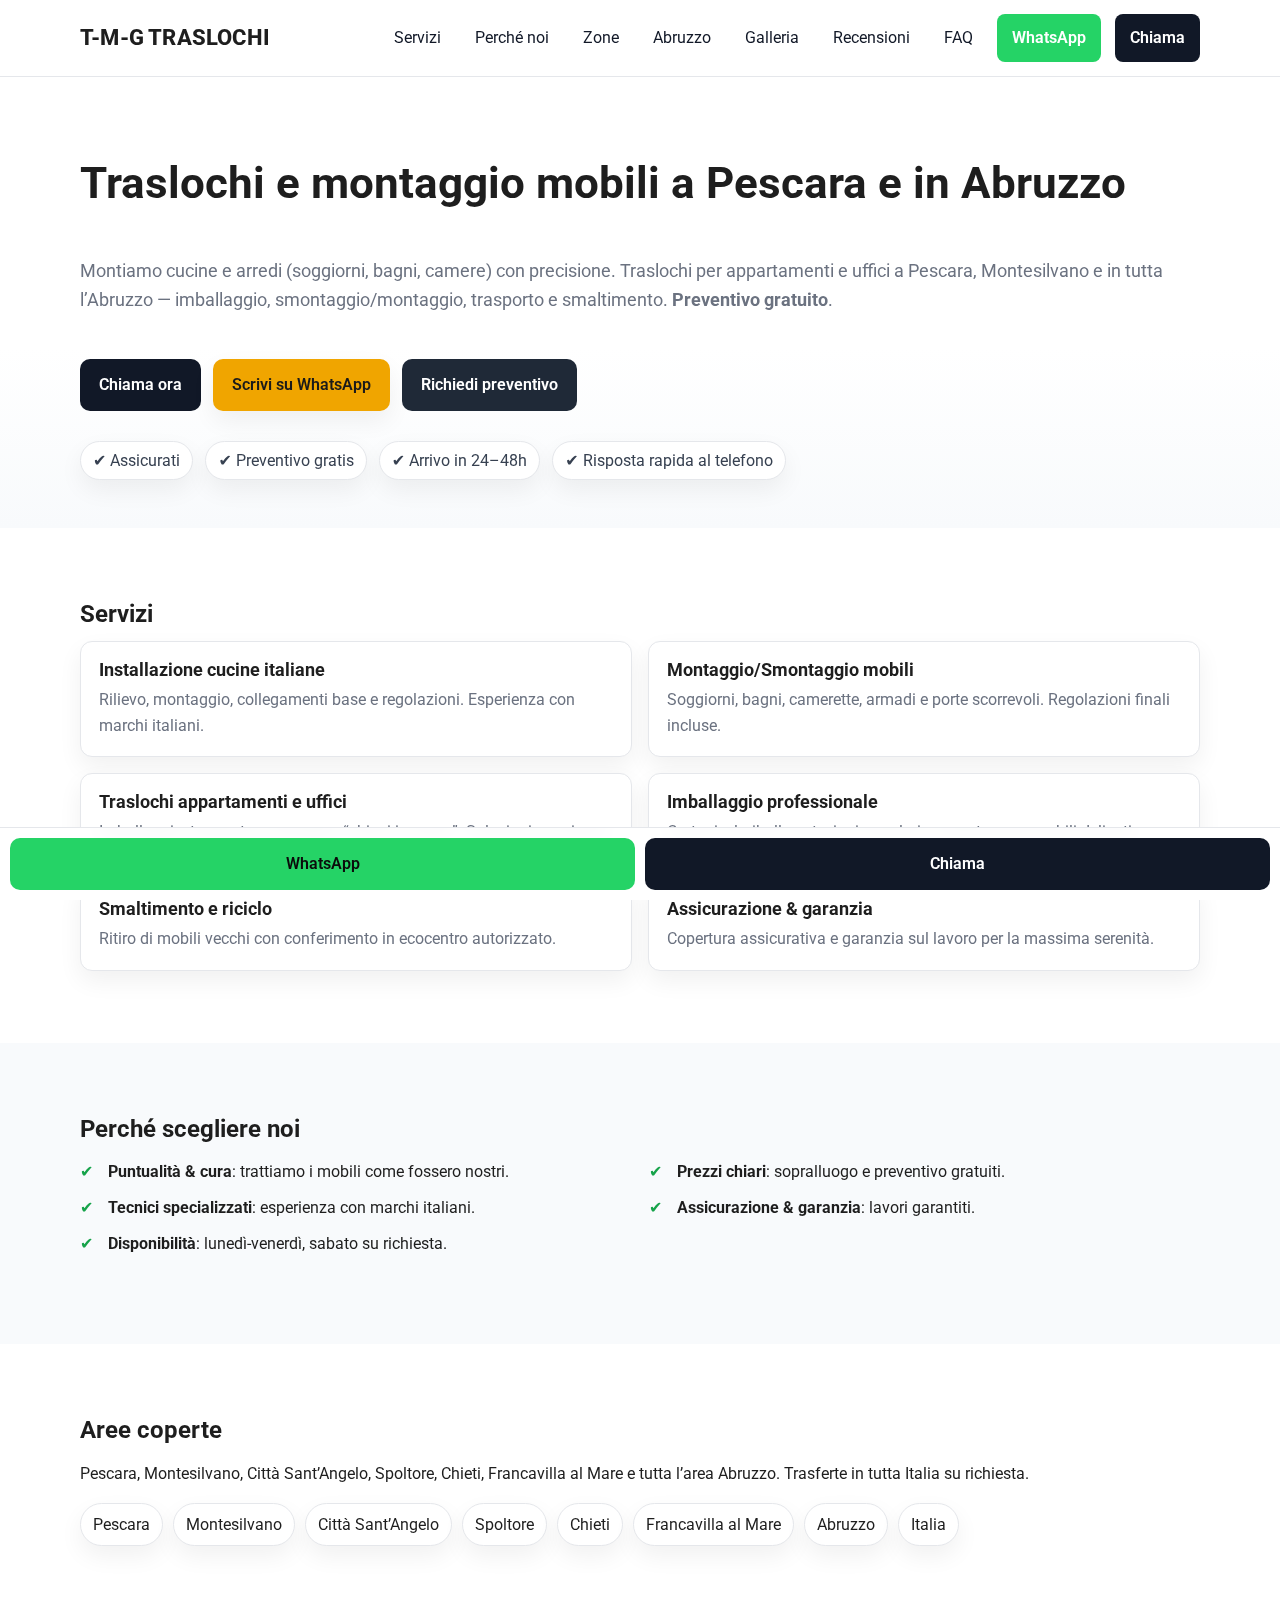
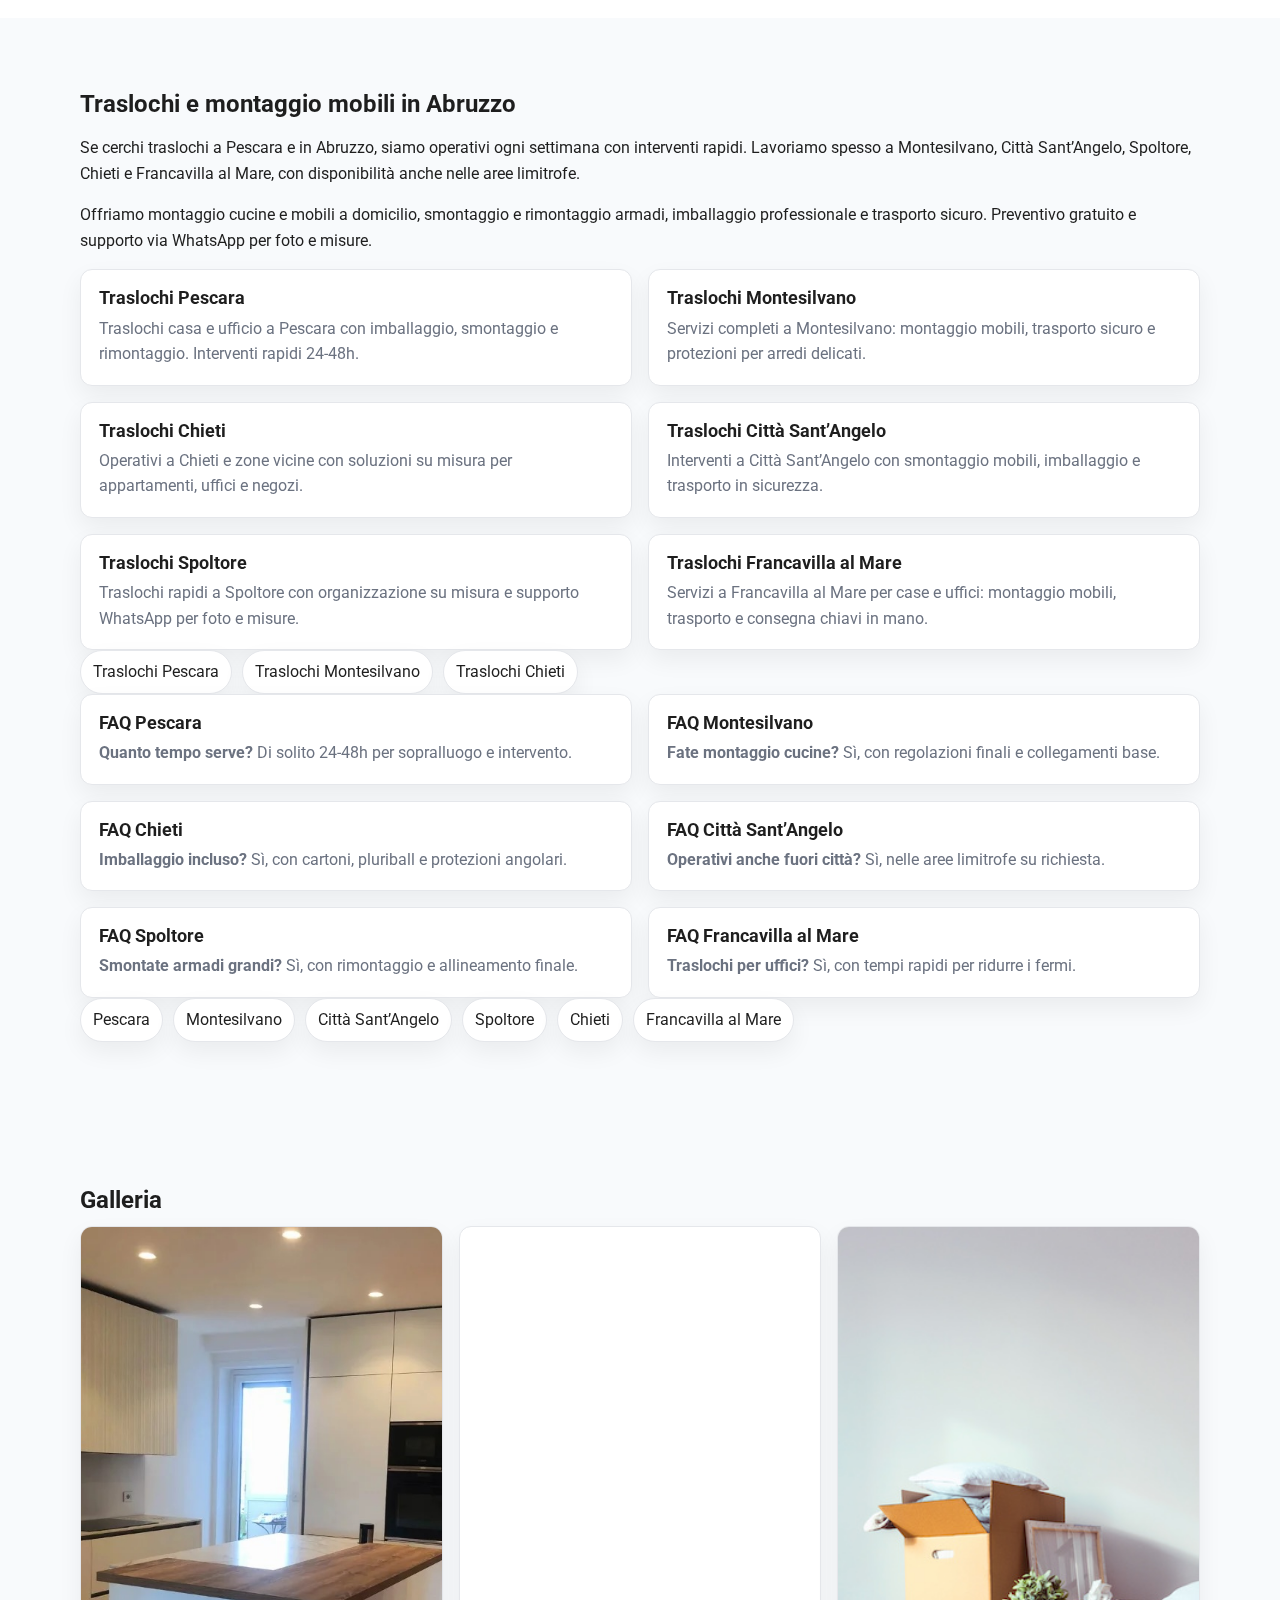
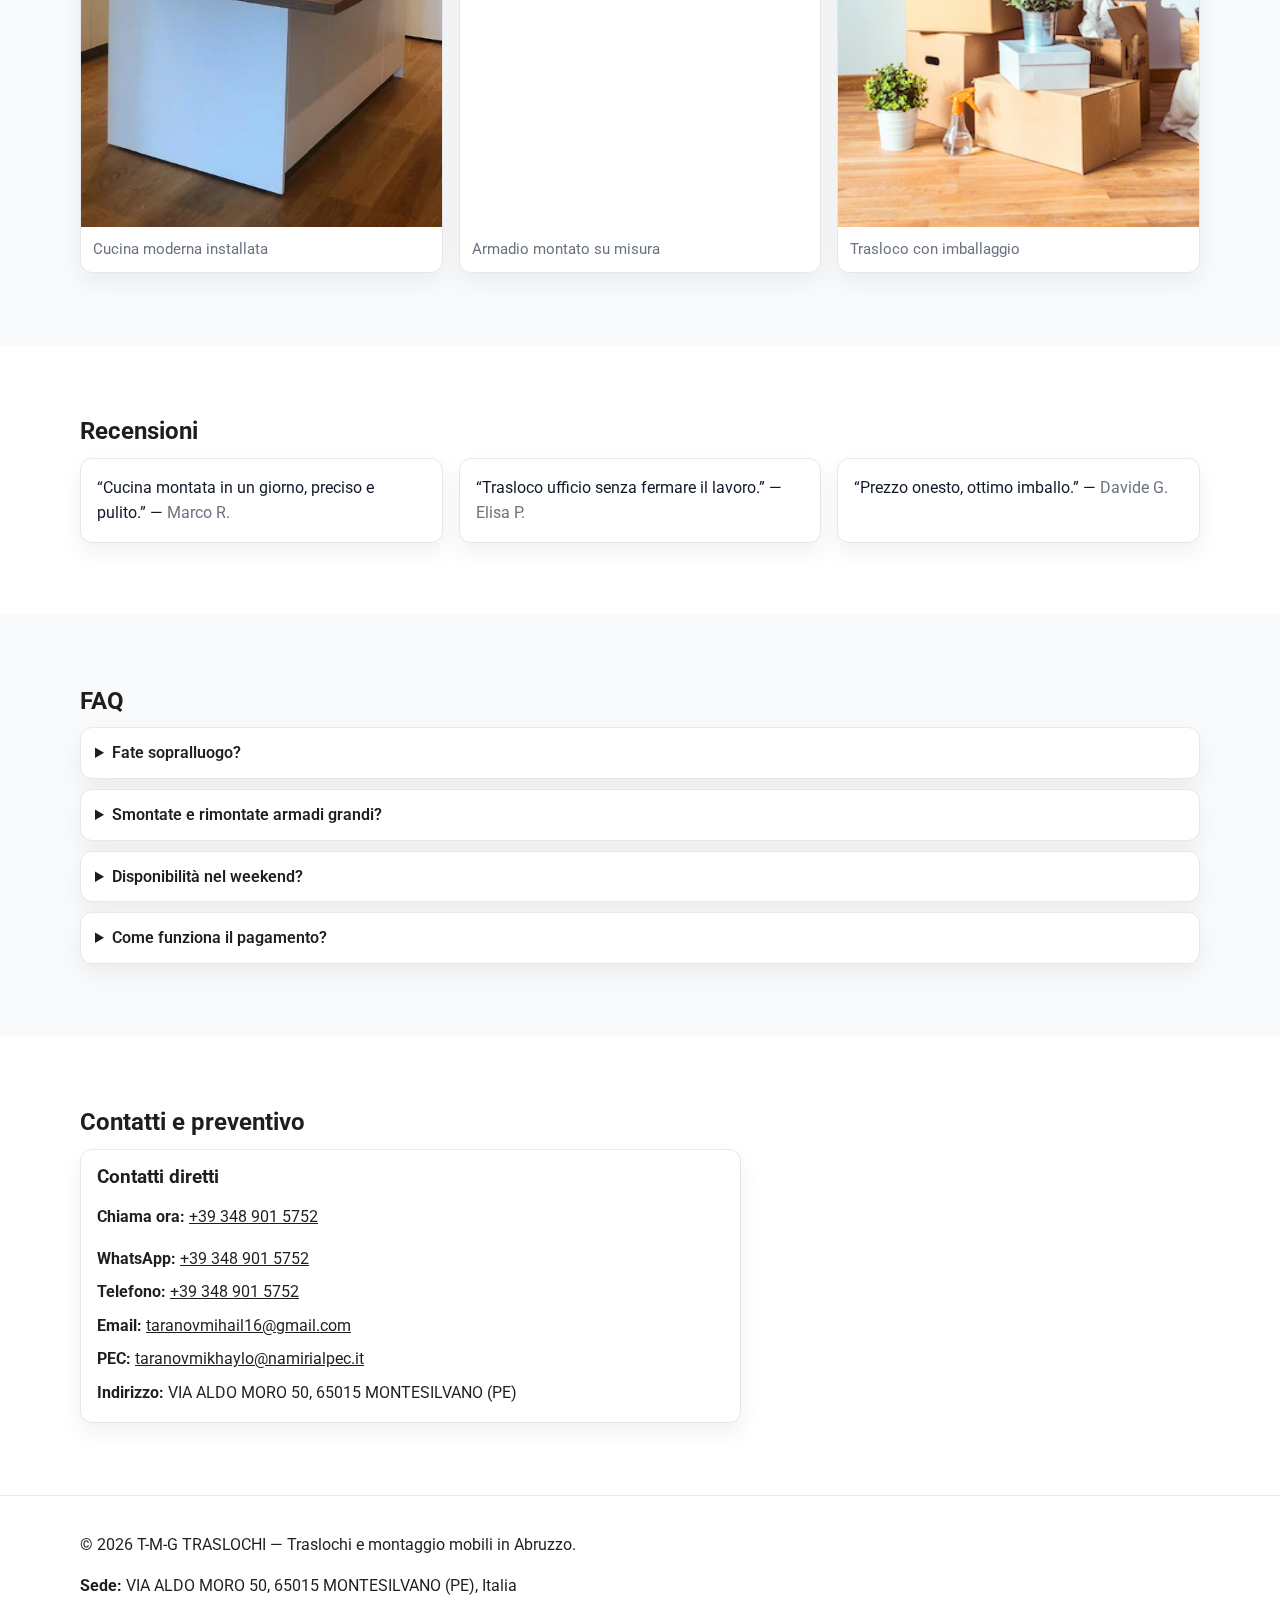
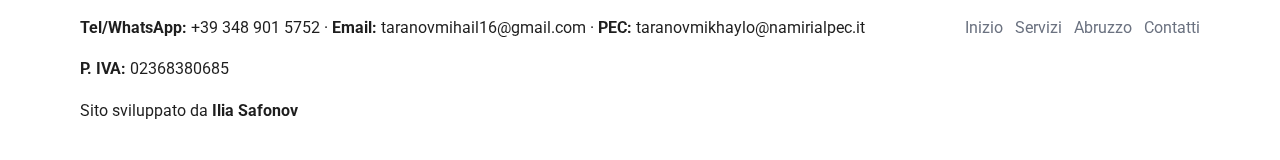
<file: index.html>
<!DOCTYPE html>
<html lang="it">
<head>
  <meta charset="utf-8" />
  <meta name="viewport" content="width=device-width, initial-scale=1" />
  <meta name="theme-color" content="#111827" />
  <link rel="preconnect" href="https://fonts.googleapis.com" crossorigin>
  <link rel="preconnect" href="https://fonts.gstatic.com" crossorigin>
  <link href="https://fonts.googleapis.com/css2?family=Roboto:wght@400;500;700;900&amp;display=swap" rel="stylesheet">
  <meta name="robots" content="index,follow" />
  <title>Installazione cucine, montaggio mobili e traslochi a Pescara | T-M-G TRASLOCHI</title>
  <meta name="description" content="Traslochi e montaggio mobili a Pescara e in Abruzzo (Montesilvano, Chieti, Francavilla). Preventivo gratuito su WhatsApp, interventi rapidi 24-48h. Lavoro assicurato e garantito." />
  <link rel="canonical" href="https://t-m-g-traslochi.it/" />

  <!-- Open Graph -->
  <meta property="og:type" content="website" />
  <meta property="og:title" content="T-M-G TRASLOCHI — Installazione cucine, montaggio mobili e traslochi a Pescara" />
  <meta property="og:description" content="Traslochi a Pescara e in Abruzzo, montaggio cucine e mobili a domicilio. Preventivo gratuito su WhatsApp." />
  <meta property="og:image" content="https://t-m-g-traslochi.it/assets/og-image.jpg" />
  <meta property="og:image:alt" content="Montaggio cucine e traslochi a Pescara e in Abruzzo" />
  <meta property="og:image:width" content="1200" />
  <meta property="og:image:height" content="630" />
  <meta property="og:locale" content="it_IT" />
  <meta property="og:url" content="https://t-m-g-traslochi.it/">
  <meta property="og:site_name" content="T-M-G TRASLOCHI">

  <meta name="twitter:card" content="summary_large_image">
  <meta name="twitter:title" content="T-M-G TRASLOCHI — Installazione cucine e traslochi a Pescara">
  <meta name="twitter:description" content="Traslochi a Pescara e in Abruzzo, montaggio cucine e mobili a domicilio. Preventivo gratuito su WhatsApp.">
  <meta name="twitter:image" content="https://t-m-g-traslochi.it/assets/og-image.jpg">

  <!-- Favicon & Styles -->
  <link rel="icon" href="assets/favicon.svg" type="image/svg+xml" />
  <link rel="stylesheet" href="css/styles.css" />
  <script type="application/ld+json">
  {
    "@context": "https://schema.org",
    "@type": "LocalBusiness",
    "name": "T-M-G Traslochi",
    "url": "https://t-m-g-traslochi.it/",
    "telephone": "+39 348 901 5752",
    "email": "taranovmihail16@gmail.com",
    "vatID": "IT02368380685",
    "priceRange": "€€",
    "openingHours": ["Mo-Fr 09:00-18:00"],
    "address": {
      "@type": "PostalAddress",
      "streetAddress": "VIA ALDO MORO 50",
      "postalCode": "65015",
      "addressLocality": "Montesilvano",
      "addressRegion": "PE",
      "addressCountry": "IT"
    },
    "areaServed": ["Pescara","Montesilvano","Città Sant’Angelo","Spoltore","Chieti","Francavilla al Mare","Abruzzo"],
    "hasOfferCatalog": {
      "@type": "OfferCatalog",
      "name": "Servizi",
      "itemListElement": [
        { "@type": "Offer", "itemOffered": { "@type": "Service", "name": "Traslochi (trasporto mobili, smontaggio/montaggio)" } },
        { "@type": "Offer", "itemOffered": { "@type": "Service", "name": "Montaggio e installazione mobili a domicilio" } }
      ]
    },
    "contactPoint": [
      { "@type": "ContactPoint", "contactType": "customer service", "telephone": "+39 348 901 5752", "areaServed": "IT" },
      { "@type": "ContactPoint", "contactType": "PEC", "email": "taranovmikhaylo@namirialpec.it" }
    ]
  }
  </script>
  <script type="application/ld+json">
  {
    "@context": "https://schema.org",
    "@type": "Service",
    "name": "Traslochi e montaggio mobili in Abruzzo",
    "serviceType": "Traslochi, montaggio cucine e mobili",
    "areaServed": ["Pescara","Montesilvano","Città Sant’Angelo","Spoltore","Chieti","Francavilla al Mare","Abruzzo"],
    "provider": {
      "@type": "LocalBusiness",
      "name": "T-M-G Traslochi",
      "telephone": "+39 348 901 5752",
      "url": "https://t-m-g-traslochi.it/"
    }
  }
  </script>
  <script type="application/ld+json">
  {
    "@context": "https://schema.org",
    "@type": "FAQPage",
    "mainEntity": [
      {
        "@type": "Question",
        "name": "Fate sopralluogo?",
        "acceptedAnswer": {
          "@type": "Answer",
          "text": "Sì, gratuito. Possiamo farlo anche via foto/video su WhatsApp."
        }
      },
      {
        "@type": "Question",
        "name": "Smontate e rimontate armadi grandi?",
        "acceptedAnswer": {
          "@type": "Answer",
          "text": "Sì, con regolazioni finali per un allineamento perfetto."
        }
      },
      {
        "@type": "Question",
        "name": "Disponibilità nel weekend?",
        "acceptedAnswer": {
          "@type": "Answer",
          "text": "Sì, su richiesta. Orario standard: dal lunedì al venerdì."
        }
      },
      {
        "@type": "Question",
        "name": "Come funziona il pagamento?",
        "acceptedAnswer": {
          "@type": "Answer",
          "text": "Bonifico o contanti. Fattura su richiesta."
        }
      }
    ]
  }
</script>
  <!-- Google tag (gtag.js) -->
  
<script async src="https://www.googletagmanager.com/gtag/js?id=AW-16716760886"></script>
<script>
  window.dataLayer = window.dataLayer || [];
  function gtag(){dataLayer.push(arguments);}
  gtag('js', new Date());

  // GA4
  gtag('config', 'G-CYPX66QPNL');

  // Google Ads
  gtag('config', 'AW-16716760886');
</script>

</head>
<body>
  <header class="site-header">
    <div class="container header-inner">
      <a class="logo" href="#hero" aria-label="T-M-G TRASLOCHI">T-M-G TRASLOCHI</a>
      <nav class="nav" aria-label="Navigazione principale">
        <a href="#servizi">Servizi</a>
        <a href="#perche-noi">Perché noi</a>
        <a href="#zone">Zone</a>
        <a href="#abruzzo">Abruzzo</a>
        <a href="#galleria">Galleria</a>
        <a href="#recensioni">Recensioni</a>
        <a href="#faq">FAQ</a>
        <a class="btn btn-whatsapp" href="https://wa.me/393489015752" target="_blank" rel="noopener">WhatsApp</a>
        <a class="btn btn-call" href="tel:+393489015752">Chiama</a>
      </nav>
    </div>
  </header>

  <main>
    <!-- HERO -->
    <section id="hero" class="hero">
      <div class="container hero-inner">
        <h1>Traslochi e montaggio mobili a Pescara e in Abruzzo</h1>
        <p class="lead">Montiamo cucine e arredi (soggiorni, bagni, camere) con precisione. Traslochi per appartamenti e uffici a Pescara, Montesilvano e in tutta l’Abruzzo — imballaggio, smontaggio/montaggio, trasporto e smaltimento. <strong>Preventivo gratuito</strong>.</p>
        <div class="hero-ctas">
          <a class="btn btn-call" href="tel:+393489015752" aria-label="Chiama ora +39 348 901 5752">Chiama ora</a>
          <a class="btn btn-primary" href="https://wa.me/393489015752" target="_blank" rel="noopener">Scrivi su WhatsApp</a>
          <a class="btn btn-secondary" href="preventivo.html">Richiedi preventivo</a>
        </div>
        <ul class="trust-badges">
          <li>✔ Assicurati</li>
          <li>✔ Preventivo gratis</li>
          <li>✔ Arrivo in 24–48h</li>
          <li>✔ Risposta rapida al telefono</li>
        </ul>
      </div>
    </section>

    <!-- SERVIZI -->
    <section id="servizi" class="section">
      <div class="container">
        <h2>Servizi</h2>
        <div class="cards">
          <article class="card">
            <h3>Installazione cucine italiane</h3>
            <p>Rilievo, montaggio, collegamenti base e regolazioni. Esperienza con marchi italiani.</p>
          </article>
          <article class="card">
            <h3>Montaggio/Smontaggio mobili</h3>
            <p>Soggiorni, bagni, camerette, armadi e porte scorrevoli. Regolazioni finali incluse.</p>
          </article>
          <article class="card">
            <h3>Traslochi appartamenti e uffici</h3>
            <p>Imballaggio, trasporto e consegna “chiavi in mano”. Soluzioni su misura.</p>
          </article>
          <article class="card">
            <h3>Imballaggio professionale</h3>
            <p>Cartoni, pluriball, protezioni angolari e coperture per mobili delicati.</p>
          </article>
          <article class="card">
            <h3>Smaltimento e riciclo</h3>
            <p>Ritiro di mobili vecchi con conferimento in ecocentro autorizzato.</p>
          </article>
          <article class="card">
            <h3>Assicurazione & garanzia</h3>
            <p>Copertura assicurativa e garanzia sul lavoro per la massima serenità.</p>
          </article>
        </div>
      </div>
    </section>

    <!-- PERCHE NOI -->
    <section id="perche-noi" class="section alt">
      <div class="container">
        <h2>Perché scegliere noi</h2>
        <ul class="feature-list">
          <li><strong>Puntualità & cura</strong>: trattiamo i mobili come fossero nostri.</li>
          <li><strong>Prezzi chiari</strong>: sopralluogo e preventivo gratuiti.</li>
          <li><strong>Tecnici specializzati</strong>: esperienza con marchi italiani.</li>
          <li><strong>Assicurazione & garanzia</strong>: lavori garantiti.</li>
          <li><strong>Disponibilità</strong>: lunedì-venerdì, sabato su richiesta.</li>
        </ul>
      </div>
    </section>

    <!-- ZONE -->
    <section id="zone" class="section">
      <div class="container">
        <h2>Aree coperte</h2>
        <p>Pescara, Montesilvano, Città Sant’Angelo, Spoltore, Chieti, Francavilla al Mare e tutta l’area Abruzzo. Trasferte in tutta Italia su richiesta.</p>
        <div class="zone-grid">
          <span class="zone-pill">Pescara</span>
          <span class="zone-pill">Montesilvano</span>
          <span class="zone-pill">Città Sant’Angelo</span>
          <span class="zone-pill">Spoltore</span>
          <span class="zone-pill">Chieti</span>
          <span class="zone-pill">Francavilla al Mare</span>
          <span class="zone-pill">Abruzzo</span>
          <span class="zone-pill">Italia</span>
        </div>
      </div>
    </section>

    <!-- ABRUZZO SEO -->
    <section id="abruzzo" class="section alt">
      <div class="container">
        <h2>Traslochi e montaggio mobili in Abruzzo</h2>
        <p>Se cerchi traslochi a Pescara e in Abruzzo, siamo operativi ogni settimana con interventi rapidi. Lavoriamo spesso a Montesilvano, Città Sant’Angelo, Spoltore, Chieti e Francavilla al Mare, con disponibilità anche nelle aree limitrofe.</p>
        <p>Offriamo montaggio cucine e mobili a domicilio, smontaggio e rimontaggio armadi, imballaggio professionale e trasporto sicuro. Preventivo gratuito e supporto via WhatsApp per foto e misure.</p>
        <div class="cards">
          <article class="card">
            <h3>Traslochi Pescara</h3>
            <p>Traslochi casa e ufficio a Pescara con imballaggio, smontaggio e rimontaggio. Interventi rapidi 24-48h.</p>
          </article>
          <article class="card">
            <h3>Traslochi Montesilvano</h3>
            <p>Servizi completi a Montesilvano: montaggio mobili, trasporto sicuro e protezioni per arredi delicati.</p>
          </article>
          <article class="card">
            <h3>Traslochi Chieti</h3>
            <p>Operativi a Chieti e zone vicine con soluzioni su misura per appartamenti, uffici e negozi.</p>
          </article>
          <article class="card">
            <h3>Traslochi Città Sant’Angelo</h3>
            <p>Interventi a Città Sant’Angelo con smontaggio mobili, imballaggio e trasporto in sicurezza.</p>
          </article>
          <article class="card">
            <h3>Traslochi Spoltore</h3>
            <p>Traslochi rapidi a Spoltore con organizzazione su misura e supporto WhatsApp per foto e misure.</p>
          </article>
          <article class="card">
            <h3>Traslochi Francavilla al Mare</h3>
            <p>Servizi a Francavilla al Mare per case e uffici: montaggio mobili, trasporto e consegna chiavi in mano.</p>
          </article>
        </div>
        <div class="zone-grid" aria-label="Approfondimenti per citta">
          <a class="zone-pill" href="traslochi-pescara.html">Traslochi Pescara</a>
          <a class="zone-pill" href="traslochi-montesilvano.html">Traslochi Montesilvano</a>
          <a class="zone-pill" href="traslochi-chieti.html">Traslochi Chieti</a>
        </div>
        <div class="cards">
          <article class="card">
            <h3>FAQ Pescara</h3>
            <p><strong>Quanto tempo serve?</strong> Di solito 24-48h per sopralluogo e intervento.</p>
          </article>
          <article class="card">
            <h3>FAQ Montesilvano</h3>
            <p><strong>Fate montaggio cucine?</strong> Sì, con regolazioni finali e collegamenti base.</p>
          </article>
          <article class="card">
            <h3>FAQ Chieti</h3>
            <p><strong>Imballaggio incluso?</strong> Sì, con cartoni, pluriball e protezioni angolari.</p>
          </article>
          <article class="card">
            <h3>FAQ Città Sant’Angelo</h3>
            <p><strong>Operativi anche fuori città?</strong> Sì, nelle aree limitrofe su richiesta.</p>
          </article>
          <article class="card">
            <h3>FAQ Spoltore</h3>
            <p><strong>Smontate armadi grandi?</strong> Sì, con rimontaggio e allineamento finale.</p>
          </article>
          <article class="card">
            <h3>FAQ Francavilla al Mare</h3>
            <p><strong>Traslochi per uffici?</strong> Sì, con tempi rapidi per ridurre i fermi.</p>
          </article>
        </div>
        <div class="zone-grid" aria-label="Citta principali in Abruzzo">
          <span class="zone-pill">Pescara</span>
          <span class="zone-pill">Montesilvano</span>
          <span class="zone-pill">Città Sant’Angelo</span>
          <span class="zone-pill">Spoltore</span>
          <span class="zone-pill">Chieti</span>
          <span class="zone-pill">Francavilla al Mare</span>
        </div>
      </div>
    </section>

    <!-- GALLERIA -->
    <section id="galleria" class="section alt">
      <div class="container">
        <h2>Galleria</h2>
        <div class="gallery">
          <figure>
            <img src="assets/2.jpeg" alt="Cucina moderna installata" loading="lazy" decoding="async" fetchpriority="low" width="800" height="600" />
            <figcaption>Cucina moderna installata</figcaption>
          </figure>
          <figure>
            <img src="assets/1.jpg" alt="Armadio montato su misura" loading="lazy" decoding="async" fetchpriority="low" width="800" height="600" />
            <figcaption>Armadio montato su misura</figcaption>
          </figure>
          <figure>
            <img src="assets/trasloco.jpeg" alt="Trasloco con imballaggio" loading="lazy" decoding="async" fetchpriority="low" width="800" height="600" />
            <figcaption>Trasloco con imballaggio</figcaption>
          </figure>
        </div>
      </div>
    </section>

    <!-- RECENSIONI -->
    <section id="recensioni" class="section">
      <div class="container">
        <h2>Recensioni</h2>
        <div class="reviews">
          <blockquote>“Cucina montata in un giorno, preciso e pulito.” — <cite>Marco R.</cite></blockquote>
          <blockquote>“Trasloco ufficio senza fermare il lavoro.” — <cite>Elisa P.</cite></blockquote>
          <blockquote>“Prezzo onesto, ottimo imballo.” — <cite>Davide G.</cite></blockquote>
        </div>
      </div>
    </section>

    <!-- FAQ -->
    <section id="faq" class="section alt">
      <div class="container">
        <h2>FAQ</h2>
        <details>
          <summary>Fate sopralluogo?</summary>
          <p>Sì, gratuito. Possiamo farlo anche via foto/video su WhatsApp.</p>
        </details>
        <details>
          <summary>Smontate e rimontate armadi grandi?</summary>
          <p>Sì, con regolazioni finali per un allineamento perfetto.</p>
        </details>
        <details>
          <summary>Disponibilità nel weekend?</summary>
          <p>Sì, su richiesta. Orario standard: dal lunedì al venerdì.</p>
        </details>
        <details>
          <summary>Come funziona il pagamento?</summary>
          <p>Bonifico o contanti. Fattura su richiesta.</p>
        </details>
      </div>
    </section>

    <!-- CONTATTI / FORM -->
    <section id="contatti" class="section section-contacts">
      <div class="container">
        <h2>Contatti e preventivo</h2>
        <div class="contacts-wrap">

          <aside class="contacts-box">
            <h3>Contatti diretti</h3>
            <p><strong>Chiama ora:</strong> <a href="tel:+393489015752">+39 348 901 5752</a></p>
            <ul>
              <li><strong>WhatsApp:</strong> <a href="https://wa.me/393489015752" target="_blank" rel="noopener">+39 348 901 5752</a></li>
              <li><strong>Telefono:</strong> <a href="tel:+393489015752">+39 348 901 5752</a></li>
              <li><strong>Email:</strong> <a href="mailto:taranovmihail16@gmail.com">taranovmihail16@gmail.com</a></li>
              <li><strong>PEC:</strong> <a href="mailto:taranovmikhaylo@namirialpec.it">taranovmikhaylo@namirialpec.it</a></li>
              <li><strong>Indirizzo:</strong> VIA ALDO MORO 50, 65015 MONTESILVANO (PE)</li>
            </ul>
          </aside>
        </div>
      </div>
    </section>
  </main>

  <footer class="site-footer">
    <div class="container footer-inner">
      <div>
        <p>© <span id="y"></span> T-M-G TRASLOCHI — Traslochi e montaggio mobili in Abruzzo.</p>
        <p><strong>Sede:</strong> VIA ALDO MORO 50, 65015 MONTESILVANO (PE), Italia</p>
        <p><strong>Tel/WhatsApp:</strong> <a href="https://wa.me/393489015752" target="_blank" rel="noopener">+39 348 901 5752</a> ·
           <strong>Email:</strong> <a href="mailto:taranovmihail16@gmail.com">taranovmihail16@gmail.com</a> ·
           <strong>PEC:</strong> <a href="mailto:taranovmikhaylo@namirialpec.it">taranovmikhaylo@namirialpec.it</a></p>
        <p><strong>P. IVA:</strong> 02368380685</p>
        <p>Sito sviluppato da <strong>Ilia Safonov</strong></p>
      </div>
      <nav class="footer-nav" aria-label="Navigazione footer">
        <a href="#hero">Inizio</a>
        <a href="#servizi">Servizi</a>
        <a href="#abruzzo">Abruzzo</a>
        <a href="#contatti">Contatti</a>
      </nav>
    </div>
  </footer>
  <script>document.getElementById('y').textContent = new Date().getFullYear();</script>

  <!-- Sticky CTA (mobile) -->
  <div class="sticky-cta" role="region" aria-label="Azioni rapide">
    <a class="btn btn-whatsapp" href="https://wa.me/393489015752" target="_blank" rel="noopener">WhatsApp</a>
    <a class="btn btn-call" href="tel:+393489015752">Chiama</a>
  </div>
</body>
</html>
</file>
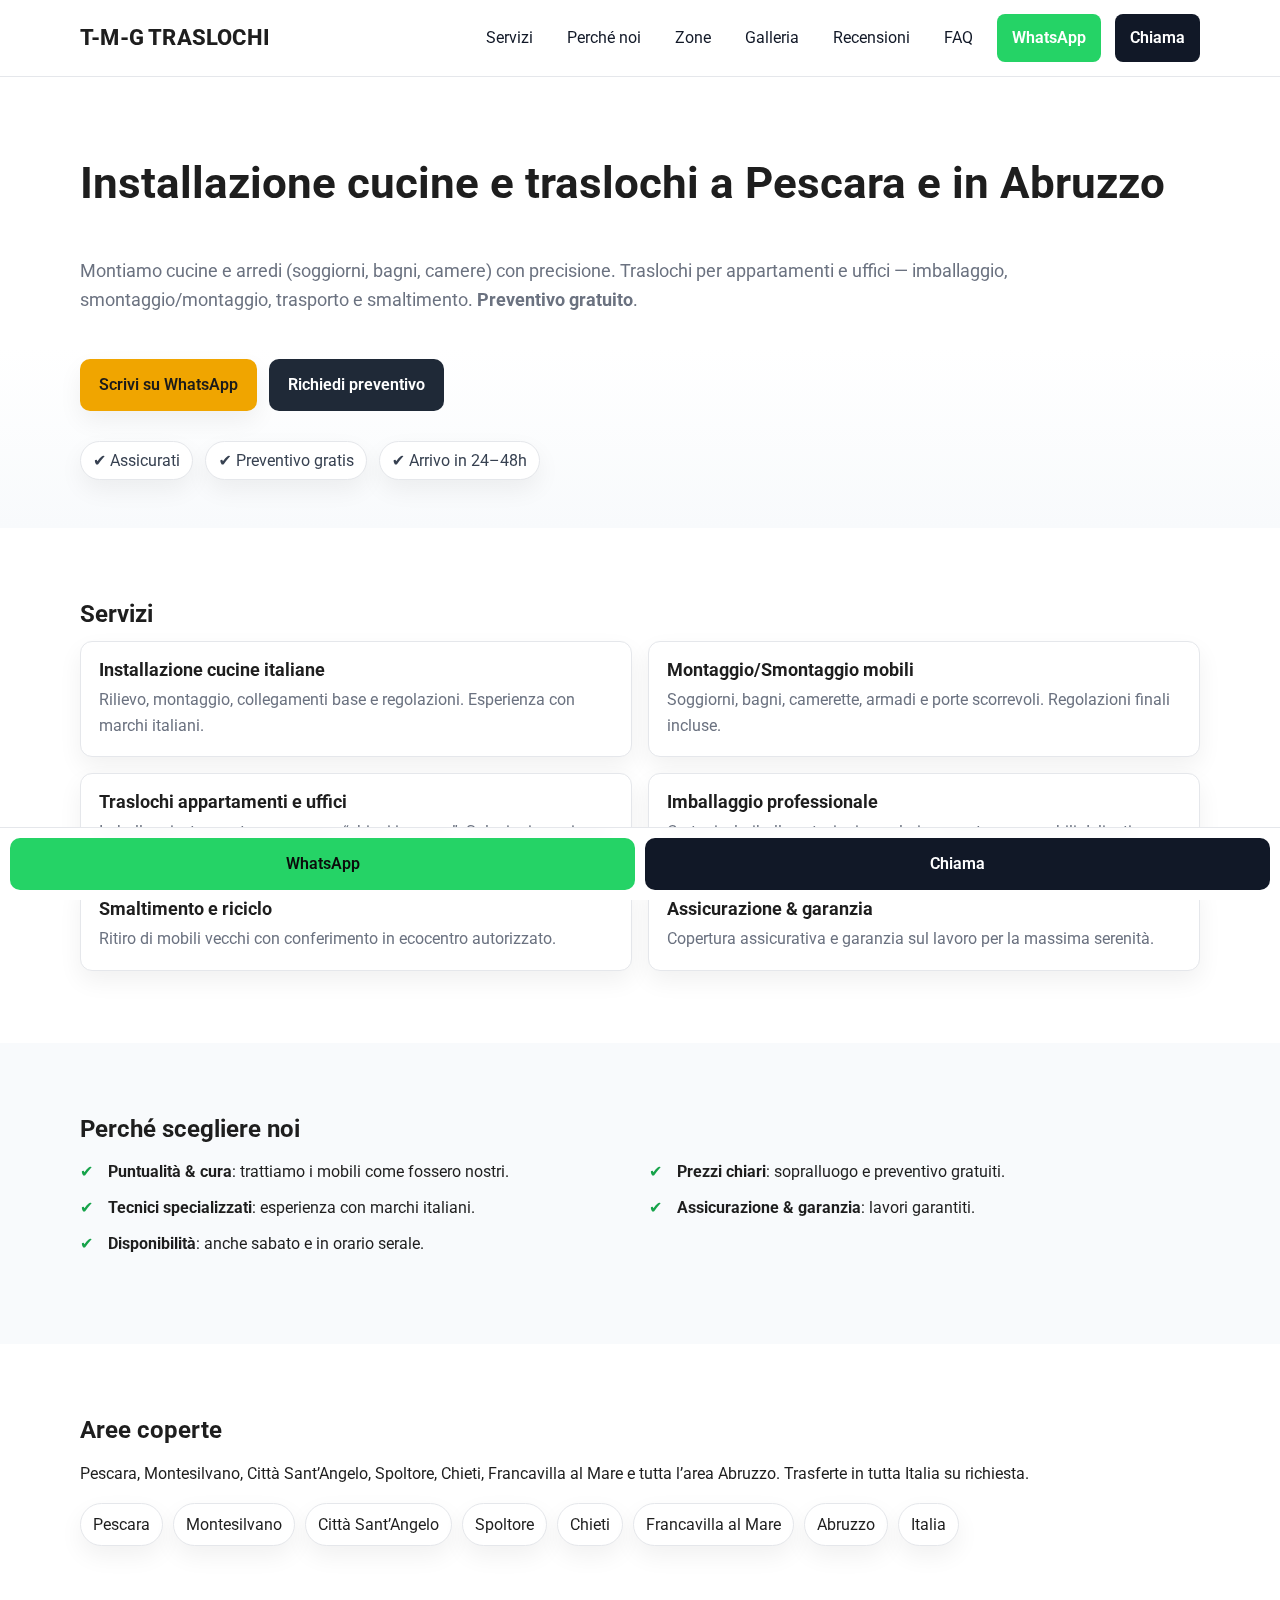
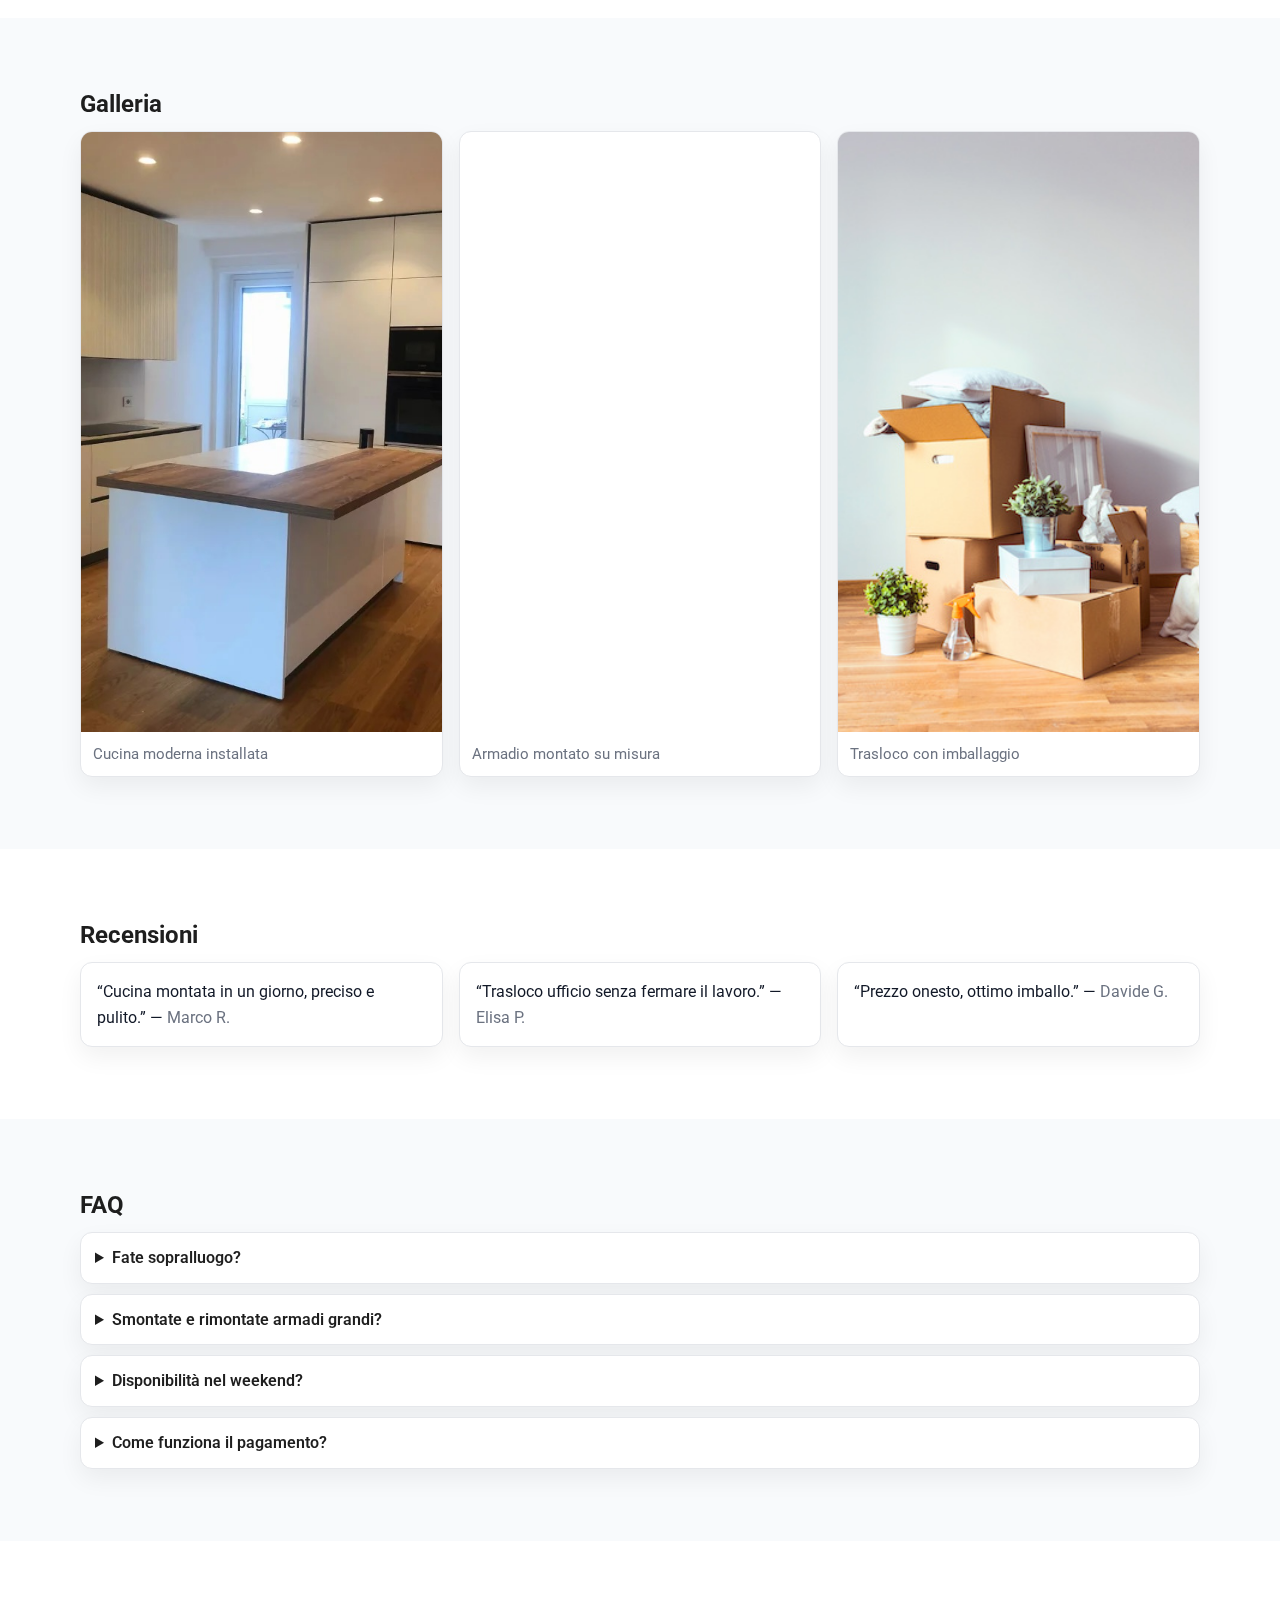
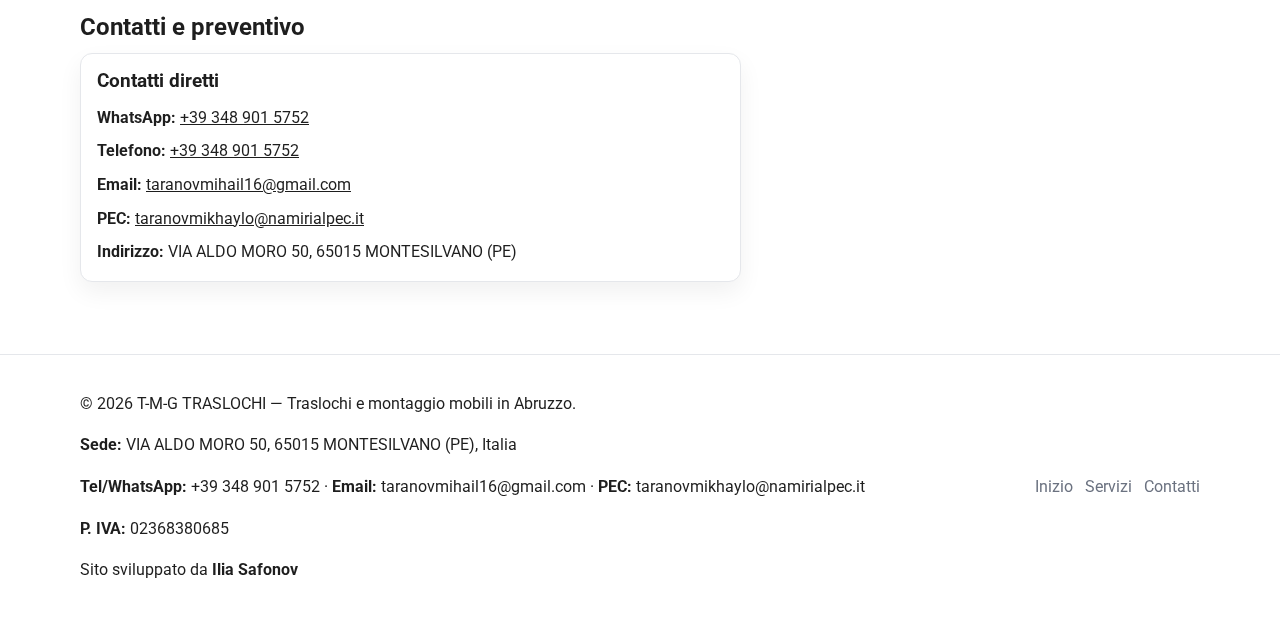
<file: tmg/index.html>
<!DOCTYPE html>
<html lang="it">
<head>
  <meta charset="utf-8" />
  <meta name="viewport" content="width=device-width, initial-scale=1" />
  <meta name="theme-color" content="#111827" />
  <link rel="preconnect" href="https://fonts.googleapis.com" crossorigin>
  <link rel="preconnect" href="https://fonts.gstatic.com" crossorigin>
  <link href="https://fonts.googleapis.com/css2?family=Roboto:wght@400;500;700;900&amp;display=swap" rel="stylesheet">
  <meta name="robots" content="index,follow" />
  <title>Installazione cucine, montaggio mobili e traslochi a Pescara | T-M-G TRASLOCHI</title>
  <meta name="description" content="TMG TRASLOCHI: installazione cucine e montaggio mobili. Traslochi casa/ufficio a Pescara e in Abruzzo. Preventivo gratuito su WhatsApp. Lavoro rapido, assicurato e garantito." />
  <link rel="canonical" href="https://t-m-g-traslochi.it/" />

  <!-- Open Graph -->
  <meta property="og:type" content="website" />
  <meta property="og:title" content="T-M-G TRASLOCHI — Installazione cucine, montaggio mobili e traslochi a Pescara" />
  <meta property="og:description" content="TMG TRASLOCHI: montaggio cucine e arredi, traslochi casa/ufficio in Abruzzo. Preventivo gratuito su WhatsApp." />
  <meta property="og:image" content="assets/og-image.jpg" />
  <meta property="og:locale" content="it_IT" />
  <meta property="og:url" content="https://t-m-g-traslochi.it/">
  <meta property="og:site_name" content="T-M-G TRASLOCHI">

  <meta name="twitter:card" content="summary_large_image">
  <meta name="twitter:title" content="T-M-G TRASLOCHI — Installazione cucine e traslochi a Pescara">
  <meta name="twitter:description" content="Montaggio cucine e mobili. Traslochi casa/ufficio in Abruzzo. Preventivo gratuito su WhatsApp.">
  <meta name="twitter:image" content="assets/og-image.jpg">

  <!-- Favicon & Styles -->
  <link rel="icon" href="assets/favicon.svg" type="image/svg+xml" />
  <link rel="stylesheet" href="css/styles.css" />
  <script type="application/ld+json">
  {
    "@context": "https://schema.org",
    "@type": "LocalBusiness",
    "name": "T-M-G Traslochi",
    "url": "https://t-m-g-traslochi.it/",
    "telephone": "+39 348 901 5752",
    "email": "taranovmihail16@gmail.com",
    "vatID": "IT02368380685",
    "priceRange": "€€",
    "openingHours": ["Mo-Fr 09:00-18:00"],
    "address": {
      "@type": "PostalAddress",
      "streetAddress": "VIA ALDO MORO 50",
      "postalCode": "65015",
      "addressLocality": "Montesilvano",
      "addressRegion": "PE",
      "addressCountry": "IT"
    },
    "areaServed": ["Pescara","Montesilvano","Città Sant’Angelo","Abruzzo"],
    "hasOfferCatalog": {
      "@type": "OfferCatalog",
      "name": "Servizi",
      "itemListElement": [
        { "@type": "Offer", "itemOffered": { "@type": "Service", "name": "Traslochi (trasporto mobili, smontaggio/montaggio)" } },
        { "@type": "Offer", "itemOffered": { "@type": "Service", "name": "Montaggio e installazione mobili a domicilio" } }
      ]
    },
    "contactPoint": [
      { "@type": "ContactPoint", "contactType": "customer service", "telephone": "+39 348 901 5752", "areaServed": "IT" },
      { "@type": "ContactPoint", "contactType": "PEC", "email": "taranovmikhaylo@namirialpec.it" }
    ]
  }
  </script>
  <script type="application/ld+json">
  {
    "@context": "https://schema.org",
    "@type": "FAQPage",
    "mainEntity": [
      {
        "@type": "Question",
        "name": "Fate sopralluogo?",
        "acceptedAnswer": {
          "@type": "Answer",
          "text": "Sì, gratuito. Possiamo farlo anche via foto/video su WhatsApp."
        }
      },
      {
        "@type": "Question",
        "name": "Smontate e rimontate armadi grandi?",
        "acceptedAnswer": {
          "@type": "Answer",
          "text": "Sì, con regolazioni finali per un allineamento perfetto."
        }
      },
      {
        "@type": "Question",
        "name": "Disponibilità nel weekend?",
        "acceptedAnswer": {
          "@type": "Answer",
          "text": "Disponibilità: dal lunedì al venerdì, orario standard di lavoro."
        }
      },
      {
        "@type": "Question",
        "name": "Come funziona il pagamento?",
        "acceptedAnswer": {
          "@type": "Answer",
          "text": "Bonifico o contanti. Fattura su richiesta."
        }
      }
    ]
  }
</script>
  <!-- Google tag (gtag.js) -->
  <script async src="https://www.googletagmanager.com/gtag/js?id=G-CYPX660PNL"></script>
  <script>
    window.dataLayer = window.dataLayer || [];
    function gtag(){dataLayer.push(arguments);}
    gtag('js', new Date());
    gtag('config', 'G-CYPX660PNL');
  </script>
</head>
<body>
  <header class="site-header">
    <div class="container header-inner">
      <a class="logo" href="#hero" aria-label="T-M-G TRASLOCHI">T-M-G TRASLOCHI</a>
      <nav class="nav" aria-label="Navigazione principale">
        <a href="#servizi">Servizi</a>
        <a href="#perche-noi">Perché noi</a>
        <a href="#zone">Zone</a>
        <a href="#galleria">Galleria</a>
        <a href="#recensioni">Recensioni</a>
        <a href="#faq">FAQ</a>
        <a class="btn btn-whatsapp" href="https://wa.me/393489015752" target="_blank" rel="noopener">WhatsApp</a>
        <a class="btn btn-call" href="tel:+393489015752">Chiama</a>
      </nav>
    </div>
  </header>

  <main>
    <!-- HERO -->
    <section id="hero" class="hero">
      <div class="container hero-inner">
        <h1>Installazione cucine e traslochi a Pescara e in Abruzzo</h1>
        <p class="lead">Montiamo cucine e arredi (soggiorni, bagni, camere) con precisione. Traslochi per appartamenti e uffici — imballaggio, smontaggio/montaggio, trasporto e smaltimento. <strong>Preventivo gratuito</strong>.</p>
        <div class="hero-ctas">
          <a class="btn btn-primary" href="https://wa.me/393489015752" target="_blank" rel="noopener">Scrivi su WhatsApp</a>
          <a class="btn btn-secondary" href="preventivo.html">Richiedi preventivo</a>
        </div>
        <ul class="trust-badges">
          <li>✔ Assicurati</li>
          <li>✔ Preventivo gratis</li>
          <li>✔ Arrivo in 24–48h</li>
        </ul>
      </div>
    </section>

    <!-- SERVIZI -->
    <section id="servizi" class="section">
      <div class="container">
        <h2>Servizi</h2>
        <div class="cards">
          <article class="card">
            <h3>Installazione cucine italiane</h3>
            <p>Rilievo, montaggio, collegamenti base e regolazioni. Esperienza con marchi italiani.</p>
          </article>
          <article class="card">
            <h3>Montaggio/Smontaggio mobili</h3>
            <p>Soggiorni, bagni, camerette, armadi e porte scorrevoli. Regolazioni finali incluse.</p>
          </article>
          <article class="card">
            <h3>Traslochi appartamenti e uffici</h3>
            <p>Imballaggio, trasporto e consegna “chiavi in mano”. Soluzioni su misura.</p>
          </article>
          <article class="card">
            <h3>Imballaggio professionale</h3>
            <p>Cartoni, pluriball, protezioni angolari e coperture per mobili delicati.</p>
          </article>
          <article class="card">
            <h3>Smaltimento e riciclo</h3>
            <p>Ritiro di mobili vecchi con conferimento in ecocentro autorizzato.</p>
          </article>
          <article class="card">
            <h3>Assicurazione & garanzia</h3>
            <p>Copertura assicurativa e garanzia sul lavoro per la massima serenità.</p>
          </article>
        </div>
      </div>
    </section>

    <!-- PERCHE NOI -->
    <section id="perche-noi" class="section alt">
      <div class="container">
        <h2>Perché scegliere noi</h2>
        <ul class="feature-list">
          <li><strong>Puntualità & cura</strong>: trattiamo i mobili come fossero nostri.</li>
          <li><strong>Prezzi chiari</strong>: sopralluogo e preventivo gratuiti.</li>
          <li><strong>Tecnici specializzati</strong>: esperienza con marchi italiani.</li>
          <li><strong>Assicurazione & garanzia</strong>: lavori garantiti.</li>
          <li><strong>Disponibilità</strong>: anche sabato e in orario serale.</li>
        </ul>
      </div>
    </section>

    <!-- ZONE -->
    <section id="zone" class="section">
      <div class="container">
        <h2>Aree coperte</h2>
        <p>Pescara, Montesilvano, Città Sant’Angelo, Spoltore, Chieti, Francavilla al Mare e tutta l’area Abruzzo. Trasferte in tutta Italia su richiesta.</p>
        <div class="zone-grid">
          <span class="zone-pill">Pescara</span>
          <span class="zone-pill">Montesilvano</span>
          <span class="zone-pill">Città Sant’Angelo</span>
          <span class="zone-pill">Spoltore</span>
          <span class="zone-pill">Chieti</span>
          <span class="zone-pill">Francavilla al Mare</span>
          <span class="zone-pill">Abruzzo</span>
          <span class="zone-pill">Italia</span>
        </div>
      </div>
    </section>

    <!-- GALLERIA -->
    <section id="galleria" class="section alt">
      <div class="container">
        <h2>Galleria</h2>
        <div class="gallery">
          <figure>
            <img src="assets/2.jpeg" alt="Cucina moderna installata" loading="lazy" decoding="async" fetchpriority="low" width="800" height="600" />
            <figcaption>Cucina moderna installata</figcaption>
          </figure>
          <figure>
            <img src="assets/1.jpg" alt="Armadio montato su misura" loading="lazy" decoding="async" fetchpriority="low" width="800" height="600" />
            <figcaption>Armadio montato su misura</figcaption>
          </figure>
          <figure>
            <img src="assets/trasloco.jpeg" alt="Trasloco con imballaggio" loading="lazy" decoding="async" fetchpriority="low" width="800" height="600" />
            <figcaption>Trasloco con imballaggio</figcaption>
          </figure>
        </div>
      </div>
    </section>

    <!-- RECENSIONI -->
    <section id="recensioni" class="section">
      <div class="container">
        <h2>Recensioni</h2>
        <div class="reviews">
          <blockquote>“Cucina montata in un giorno, preciso e pulito.” — <cite>Marco R.</cite></blockquote>
          <blockquote>“Trasloco ufficio senza fermare il lavoro.” — <cite>Elisa P.</cite></blockquote>
          <blockquote>“Prezzo onesto, ottimo imballo.” — <cite>Davide G.</cite></blockquote>
        </div>
      </div>
    </section>

    <!-- FAQ -->
    <section id="faq" class="section alt">
      <div class="container">
        <h2>FAQ</h2>
        <details>
          <summary>Fate sopralluogo?</summary>
          <p>Sì, gratuito. Possiamo farlo anche via foto/video su WhatsApp.</p>
        </details>
        <details>
          <summary>Smontate e rimontate armadi grandi?</summary>
          <p>Sì, con regolazioni finali per un allineamento perfetto.</p>
        </details>
        <details>
          <summary>Disponibilità nel weekend?</summary>
          <p>Disponibilità: dal lunedì al venerdì, orario standard di lavoro.</p>
        </details>
        <details>
          <summary>Come funziona il pagamento?</summary>
          <p>Bonifico o contanti. Fattura su richiesta.</p>
        </details>
      </div>
    </section>

    <!-- CONTATTI / FORM -->
    <section id="contatti" class="section section-contacts">
      <div class="container">
        <h2>Contatti e preventivo</h2>
        <div class="contacts-wrap">

          <aside class="contacts-box">
            <h3>Contatti diretti</h3>
            <ul>
              <li><strong>WhatsApp:</strong> <a href="https://wa.me/393489015752" target="_blank" rel="noopener">+39 348 901 5752</a></li>
              <li><strong>Telefono:</strong> <a href="tel:+393489015752">+39 348 901 5752</a></li>
              <li><strong>Email:</strong> <a href="mailto:taranovmihail16@gmail.com">taranovmihail16@gmail.com</a></li>
              <li><strong>PEC:</strong> <a href="mailto:taranovmikhaylo@namirialpec.it">taranovmikhaylo@namirialpec.it</a></li>
              <li><strong>Indirizzo:</strong> VIA ALDO MORO 50, 65015 MONTESILVANO (PE)</li>
            </ul>
          </aside>
        </div>
      </div>
    </section>
  </main>

  <footer class="site-footer">
    <div class="container footer-inner">
      <div>
        <p>© <span id="y"></span> T-M-G TRASLOCHI — Traslochi e montaggio mobili in Abruzzo.</p>
        <p><strong>Sede:</strong> VIA ALDO MORO 50, 65015 MONTESILVANO (PE), Italia</p>
        <p><strong>Tel/WhatsApp:</strong> <a href="https://wa.me/393489015752" target="_blank" rel="noopener">+39 348 901 5752</a> ·
           <strong>Email:</strong> <a href="mailto:taranovmihail16@gmail.com">taranovmihail16@gmail.com</a> ·
           <strong>PEC:</strong> <a href="mailto:taranovmikhaylo@namirialpec.it">taranovmikhaylo@namirialpec.it</a></p>
        <p><strong>P. IVA:</strong> 02368380685</p>
        <p>Sito sviluppato da <strong>Ilia Safonov</strong></p>
      </div>
      <nav class="footer-nav" aria-label="Navigazione footer">
        <a href="#hero">Inizio</a>
        <a href="#servizi">Servizi</a>
        <a href="#contatti">Contatti</a>
      </nav>
    </div>
  </footer>
  <script>document.getElementById('y').textContent = new Date().getFullYear();</script>

  <!-- Sticky CTA (mobile) -->
  <div class="sticky-cta" role="region" aria-label="Azioni rapide">
    <a class="btn btn-whatsapp" href="https://wa.me/393489015752" target="_blank" rel="noopener">WhatsApp</a>
    <a class="btn btn-call" href="tel:+393489015752">Chiama</a>
  </div>
</body>
</html>
</file>
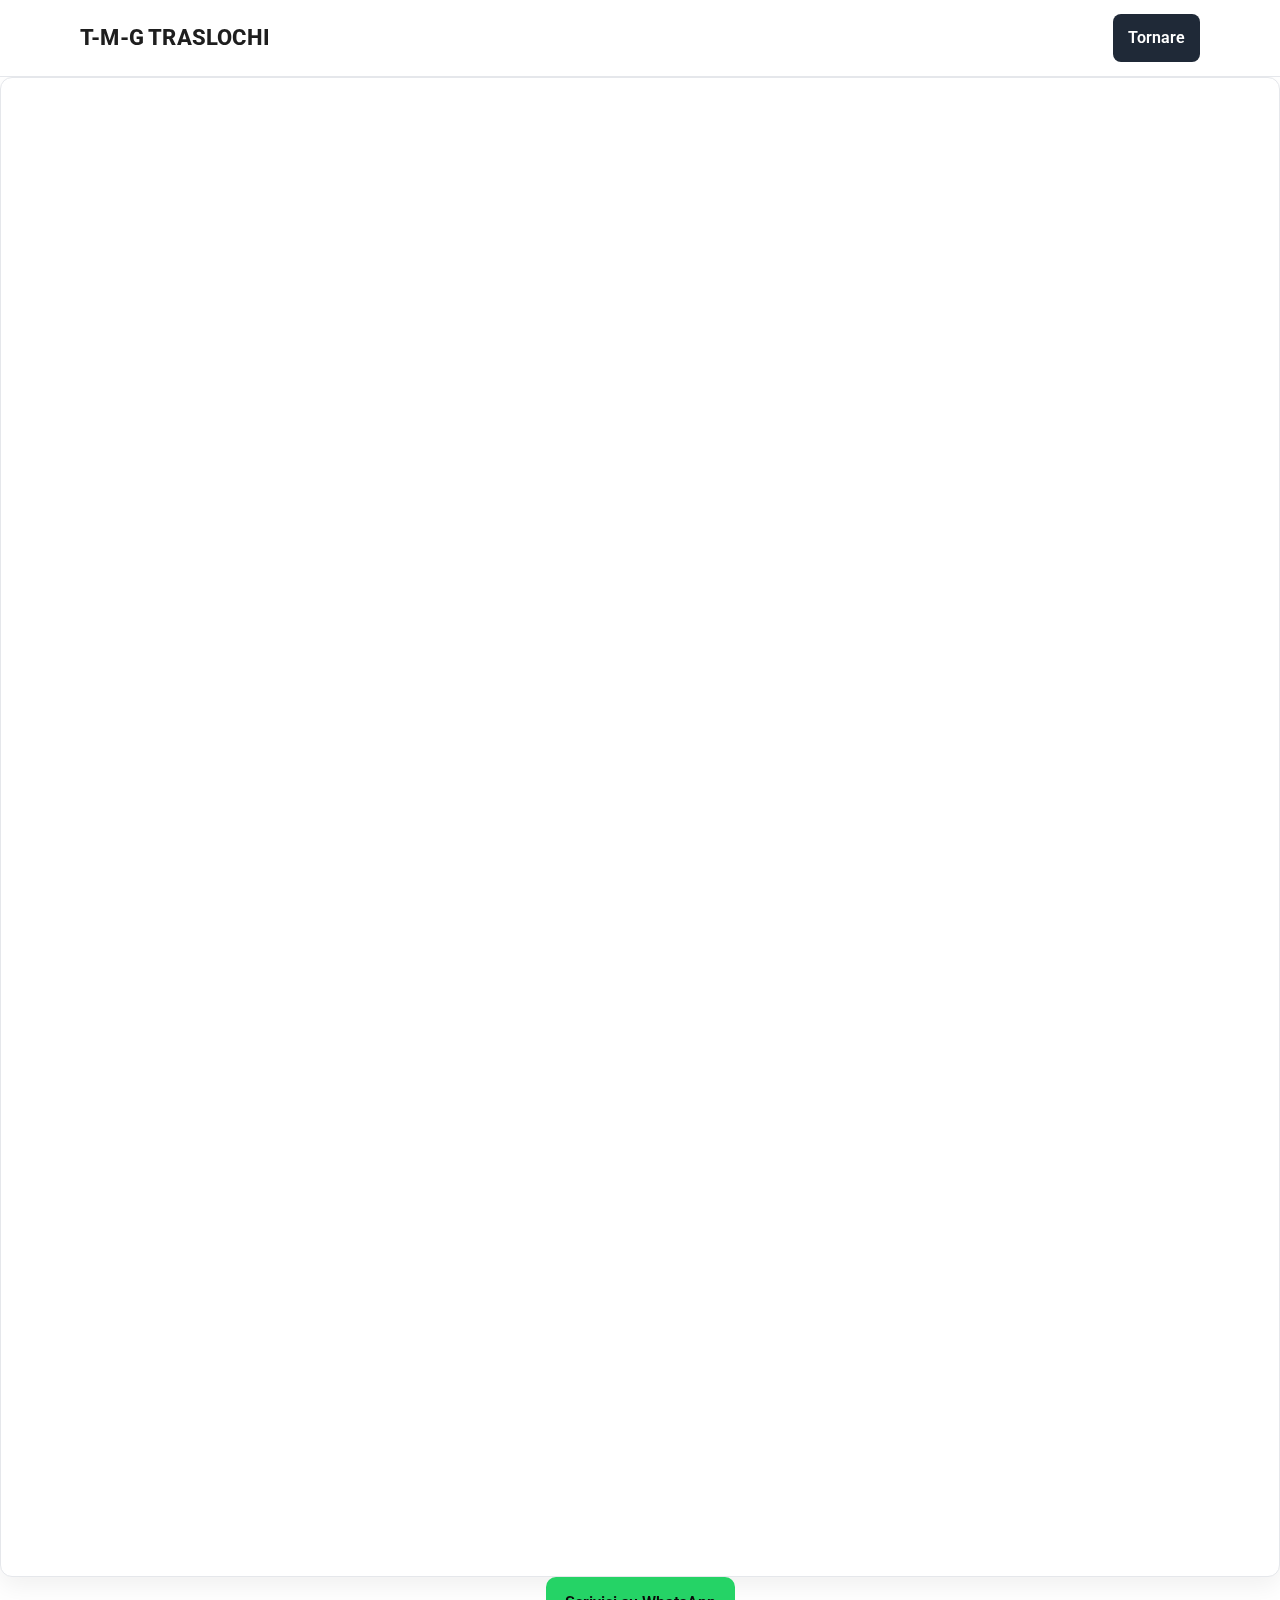
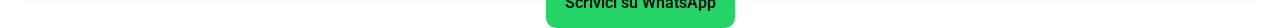
<file: preventivo.html>
<!DOCTYPE html>
<html lang="it">
<head>
    <meta charset="UTF-8">
    <meta name="viewport" content="width=device-width, initial-scale=1.0">
    <meta name="theme-color" content="#111827" />
    <link rel="preconnect" href="https://fonts.googleapis.com" crossorigin>
    <link rel="preconnect" href="https://fonts.gstatic.com" crossorigin>
    <link href="https://fonts.googleapis.com/css2?family=Roboto:wght@400;500;700;900&display=swap" rel="stylesheet">
    <title>T-M-G TRASLOCHI - Richiesta preventivo</title>
    <link rel="stylesheet" href="css/styles.css">
    <link rel="canonical" href="https://t-m-g-traslochi.it/preventivo.html" />
    <!-- Google tag (gtag.js) -->
    <script async src="https://www.googletagmanager.com/gtag/js?id=G-CYPX660PNL"></script>
    <script>
      window.dataLayer = window.dataLayer || [];
      function gtag(){dataLayer.push(arguments);}
      gtag('js', new Date());

      gtag('config', 'G-CYPX660PNL');
    </script>
</head>
<body>
    <header class="site-header">
      <div class="container header-inner">
        <a class="logo" href="index.html" aria-label="T-M-G TRASLOCHI">T-M-G TRASLOCHI</a>
        <nav class="nav" aria-label="Navigazione principale">
          <a href="index.html" class="btn btn-secondary">Tornare</a>
        </nav>
      </div>
    </header>
    <main>
        <iframe src="https://docs.google.com/forms/d/e/1FAIpQLSfWbdxGVeNF-TYYcetvm9ToFywpHNF9dbn-52_79j8yna7lzA/viewform?embedded=true" width="100%" height="1500" frameborder="0" marginheight="0" marginwidth="0">Загрузка…</iframe>
    </main>
    <div style="width:100%;display:flex;justify-content:center;">
        <a class="wa-btn" href="https://wa.me/393489015752" target="_blank" rel="noopener">Scrivici su WhatsApp</a>
    </div>
</body>
</html>
</file>
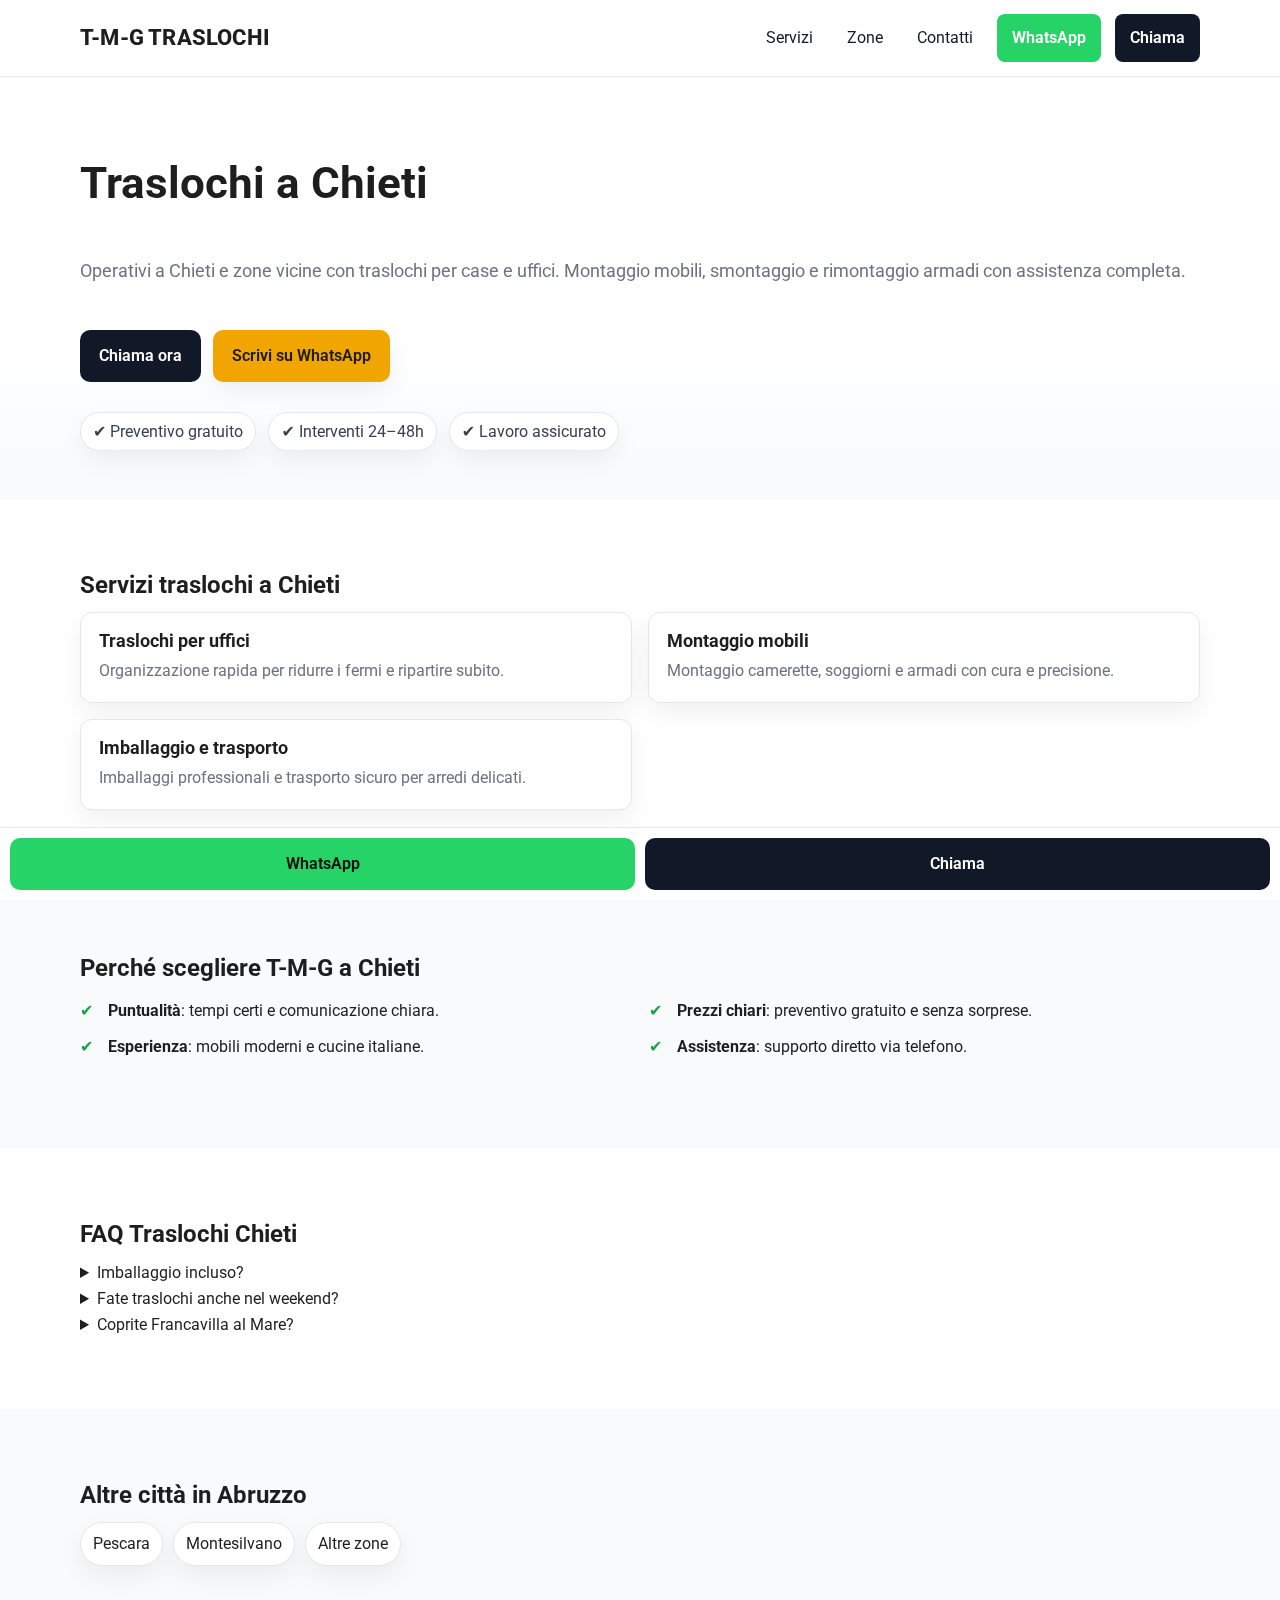
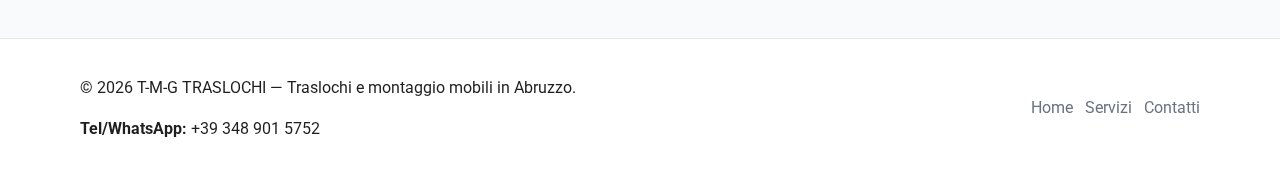
<file: traslochi-chieti.html>
<!DOCTYPE html>
<html lang="it">
<head>
  <meta charset="utf-8" />
  <meta name="viewport" content="width=device-width, initial-scale=1" />
  <meta name="theme-color" content="#111827" />
  <link rel="preconnect" href="https://fonts.googleapis.com" crossorigin>
  <link rel="preconnect" href="https://fonts.gstatic.com" crossorigin>
  <link href="https://fonts.googleapis.com/css2?family=Roboto:wght@400;500;700;900&amp;display=swap" rel="stylesheet">
  <meta name="robots" content="index,follow" />
  <title>Traslochi a Chieti | T-M-G TRASLOCHI</title>
  <meta name="description" content="Traslochi a Chieti con montaggio mobili e cucine. Preventivo gratuito su WhatsApp, interventi rapidi 24-48h. Lavoro assicurato e garantito." />
  <link rel="canonical" href="https://t-m-g-traslochi.it/traslochi-chieti.html" />

  <meta property="og:type" content="website" />
  <meta property="og:title" content="Traslochi a Chieti | T-M-G TRASLOCHI" />
  <meta property="og:description" content="Traslochi a Chieti con montaggio mobili e cucine. Preventivo gratuito su WhatsApp." />
  <meta property="og:image" content="https://t-m-g-traslochi.it/assets/og-image.jpg" />
  <meta property="og:image:alt" content="Traslochi a Chieti e montaggio mobili" />
  <meta property="og:image:width" content="1200" />
  <meta property="og:image:height" content="630" />
  <meta property="og:locale" content="it_IT" />
  <meta property="og:url" content="https://t-m-g-traslochi.it/traslochi-chieti.html">
  <meta property="og:site_name" content="T-M-G TRASLOCHI">

  <meta name="twitter:card" content="summary_large_image">
  <meta name="twitter:title" content="Traslochi a Chieti | T-M-G TRASLOCHI">
  <meta name="twitter:description" content="Traslochi a Chieti con montaggio mobili e cucine. Preventivo gratuito su WhatsApp.">
  <meta name="twitter:image" content="https://t-m-g-traslochi.it/assets/og-image.jpg">

  <link rel="icon" href="assets/favicon.svg" type="image/svg+xml" />
  <link rel="stylesheet" href="css/styles.css" />
  <script type="application/ld+json">
  {
    "@context": "https://schema.org",
    "@type": "Service",
    "name": "Traslochi a Chieti",
    "serviceType": "Traslochi e montaggio mobili",
    "areaServed": ["Chieti","Francavilla al Mare","Pescara"],
    "provider": {
      "@type": "LocalBusiness",
      "name": "T-M-G Traslochi",
      "telephone": "+39 348 901 5752",
      "url": "https://t-m-g-traslochi.it/"
    }
  }
  </script>
</head>
<body>
  <header class="site-header">
    <div class="container header-inner">
      <a class="logo" href="index.html" aria-label="T-M-G TRASLOCHI">T-M-G TRASLOCHI</a>
      <nav class="nav" aria-label="Navigazione principale">
        <a href="index.html#servizi">Servizi</a>
        <a href="index.html#zone">Zone</a>
        <a href="index.html#contatti">Contatti</a>
        <a class="btn btn-whatsapp" href="https://wa.me/393489015752" target="_blank" rel="noopener">WhatsApp</a>
        <a class="btn btn-call" href="tel:+393489015752">Chiama</a>
      </nav>
    </div>
  </header>

  <main>
    <section class="hero">
      <div class="container hero-inner">
        <h1>Traslochi a Chieti</h1>
        <p class="lead">Operativi a Chieti e zone vicine con traslochi per case e uffici. Montaggio mobili, smontaggio e rimontaggio armadi con assistenza completa.</p>
        <div class="hero-ctas">
          <a class="btn btn-call" href="tel:+393489015752" aria-label="Chiama ora +39 348 901 5752">Chiama ora</a>
          <a class="btn btn-primary" href="https://wa.me/393489015752" target="_blank" rel="noopener">Scrivi su WhatsApp</a>
        </div>
        <ul class="trust-badges">
          <li>✔ Preventivo gratuito</li>
          <li>✔ Interventi 24–48h</li>
          <li>✔ Lavoro assicurato</li>
        </ul>
      </div>
    </section>

    <section class="section">
      <div class="container">
        <h2>Servizi traslochi a Chieti</h2>
        <div class="cards">
          <article class="card">
            <h3>Traslochi per uffici</h3>
            <p>Organizzazione rapida per ridurre i fermi e ripartire subito.</p>
          </article>
          <article class="card">
            <h3>Montaggio mobili</h3>
            <p>Montaggio camerette, soggiorni e armadi con cura e precisione.</p>
          </article>
          <article class="card">
            <h3>Imballaggio e trasporto</h3>
            <p>Imballaggi professionali e trasporto sicuro per arredi delicati.</p>
          </article>
        </div>
      </div>
    </section>

    <section class="section alt">
      <div class="container">
        <h2>Perché scegliere T-M-G a Chieti</h2>
        <ul class="feature-list">
          <li><strong>Puntualità</strong>: tempi certi e comunicazione chiara.</li>
          <li><strong>Prezzi chiari</strong>: preventivo gratuito e senza sorprese.</li>
          <li><strong>Esperienza</strong>: mobili moderni e cucine italiane.</li>
          <li><strong>Assistenza</strong>: supporto diretto via telefono.</li>
        </ul>
      </div>
    </section>

    <section class="section">
      <div class="container">
        <h2>FAQ Traslochi Chieti</h2>
        <details>
          <summary>Imballaggio incluso?</summary>
          <p>Sì, con cartoni, pluriball e protezioni angolari.</p>
        </details>
        <details>
          <summary>Fate traslochi anche nel weekend?</summary>
          <p>Sì, su richiesta. Orario standard: lunedì-venerdì.</p>
        </details>
        <details>
          <summary>Coprite Francavilla al Mare?</summary>
          <p>Sì, operiamo anche a Francavilla al Mare e aree limitrofe.</p>
        </details>
      </div>
    </section>

    <section class="section alt">
      <div class="container">
        <h2>Altre città in Abruzzo</h2>
        <div class="zone-grid">
          <a class="zone-pill" href="traslochi-pescara.html">Pescara</a>
          <a class="zone-pill" href="traslochi-montesilvano.html">Montesilvano</a>
          <a class="zone-pill" href="index.html#zone">Altre zone</a>
        </div>
      </div>
    </section>
  </main>

  <footer class="site-footer">
    <div class="container footer-inner">
      <div>
        <p>© <span id="y"></span> T-M-G TRASLOCHI — Traslochi e montaggio mobili in Abruzzo.</p>
        <p><strong>Tel/WhatsApp:</strong> <a href="https://wa.me/393489015752" target="_blank" rel="noopener">+39 348 901 5752</a></p>
      </div>
      <nav class="footer-nav" aria-label="Navigazione footer">
        <a href="index.html">Home</a>
        <a href="index.html#servizi">Servizi</a>
        <a href="index.html#contatti">Contatti</a>
      </nav>
    </div>
  </footer>
  <script>document.getElementById('y').textContent = new Date().getFullYear();</script>

  <div class="sticky-cta" role="region" aria-label="Azioni rapide">
    <a class="btn btn-whatsapp" href="https://wa.me/393489015752" target="_blank" rel="noopener">WhatsApp</a>
    <a class="btn btn-call" href="tel:+393489015752">Chiama</a>
  </div>
</body>
</html>
</file>
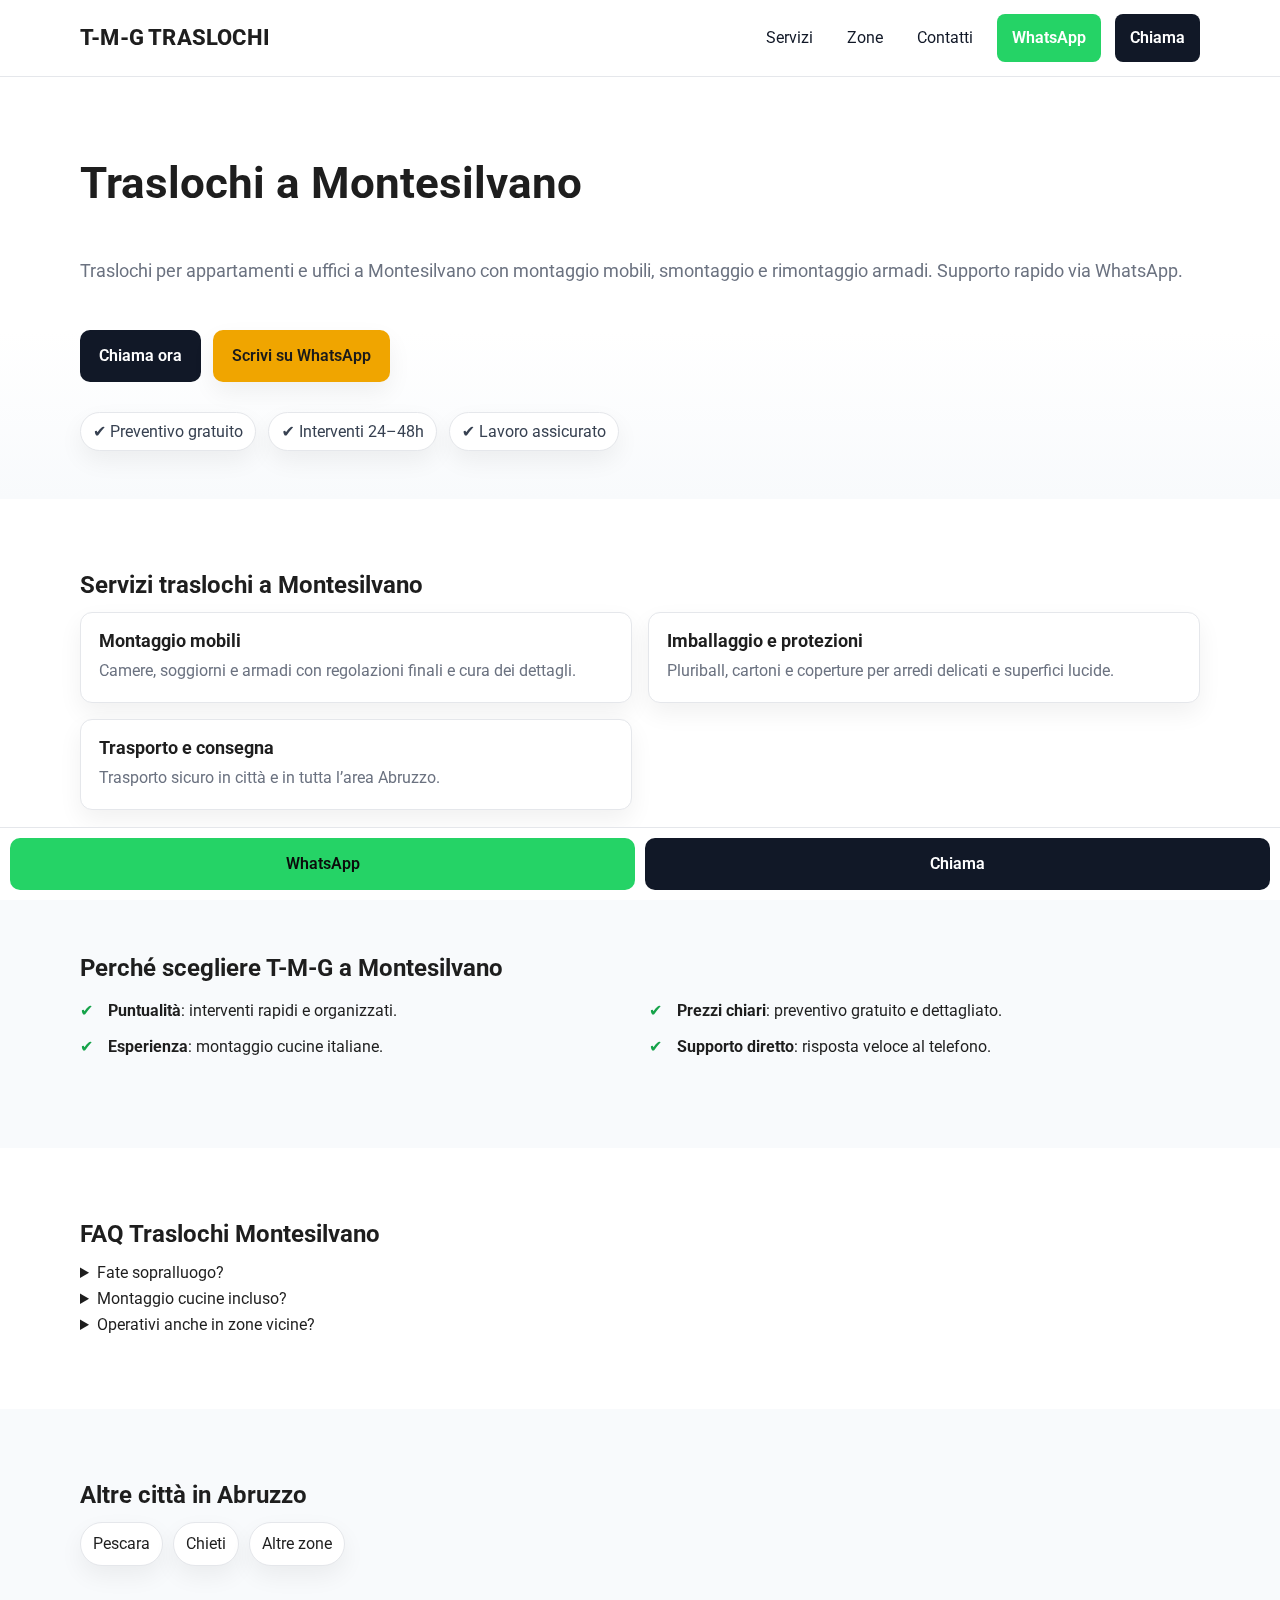
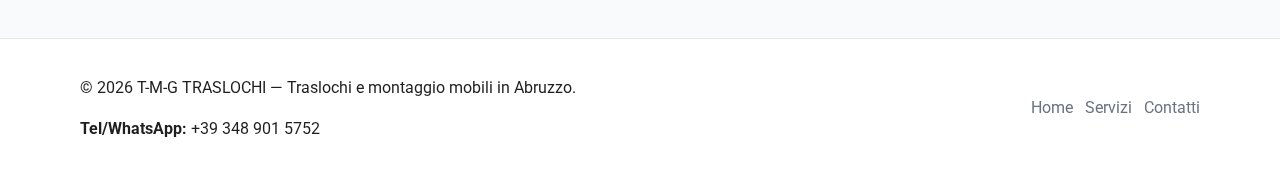
<file: traslochi-montesilvano.html>
<!DOCTYPE html>
<html lang="it">
<head>
  <meta charset="utf-8" />
  <meta name="viewport" content="width=device-width, initial-scale=1" />
  <meta name="theme-color" content="#111827" />
  <link rel="preconnect" href="https://fonts.googleapis.com" crossorigin>
  <link rel="preconnect" href="https://fonts.gstatic.com" crossorigin>
  <link href="https://fonts.googleapis.com/css2?family=Roboto:wght@400;500;700;900&amp;display=swap" rel="stylesheet">
  <meta name="robots" content="index,follow" />
  <title>Traslochi a Montesilvano | T-M-G TRASLOCHI</title>
  <meta name="description" content="Traslochi a Montesilvano con montaggio mobili e cucine. Preventivo gratuito su WhatsApp, interventi rapidi 24-48h. Lavoro assicurato e garantito." />
  <link rel="canonical" href="https://t-m-g-traslochi.it/traslochi-montesilvano.html" />

  <meta property="og:type" content="website" />
  <meta property="og:title" content="Traslochi a Montesilvano | T-M-G TRASLOCHI" />
  <meta property="og:description" content="Traslochi a Montesilvano con montaggio mobili e cucine. Preventivo gratuito su WhatsApp." />
  <meta property="og:image" content="https://t-m-g-traslochi.it/assets/og-image.jpg" />
  <meta property="og:image:alt" content="Traslochi a Montesilvano e montaggio mobili" />
  <meta property="og:image:width" content="1200" />
  <meta property="og:image:height" content="630" />
  <meta property="og:locale" content="it_IT" />
  <meta property="og:url" content="https://t-m-g-traslochi.it/traslochi-montesilvano.html">
  <meta property="og:site_name" content="T-M-G TRASLOCHI">

  <meta name="twitter:card" content="summary_large_image">
  <meta name="twitter:title" content="Traslochi a Montesilvano | T-M-G TRASLOCHI">
  <meta name="twitter:description" content="Traslochi a Montesilvano con montaggio mobili e cucine. Preventivo gratuito su WhatsApp.">
  <meta name="twitter:image" content="https://t-m-g-traslochi.it/assets/og-image.jpg">

  <link rel="icon" href="assets/favicon.svg" type="image/svg+xml" />
  <link rel="stylesheet" href="css/styles.css" />
  <script type="application/ld+json">
  {
    "@context": "https://schema.org",
    "@type": "Service",
    "name": "Traslochi a Montesilvano",
    "serviceType": "Traslochi e montaggio mobili",
    "areaServed": ["Montesilvano","Pescara","Città Sant’Angelo"],
    "provider": {
      "@type": "LocalBusiness",
      "name": "T-M-G Traslochi",
      "telephone": "+39 348 901 5752",
      "url": "https://t-m-g-traslochi.it/"
    }
  }
  </script>
</head>
<body>
  <header class="site-header">
    <div class="container header-inner">
      <a class="logo" href="index.html" aria-label="T-M-G TRASLOCHI">T-M-G TRASLOCHI</a>
      <nav class="nav" aria-label="Navigazione principale">
        <a href="index.html#servizi">Servizi</a>
        <a href="index.html#zone">Zone</a>
        <a href="index.html#contatti">Contatti</a>
        <a class="btn btn-whatsapp" href="https://wa.me/393489015752" target="_blank" rel="noopener">WhatsApp</a>
        <a class="btn btn-call" href="tel:+393489015752">Chiama</a>
      </nav>
    </div>
  </header>

  <main>
    <section class="hero">
      <div class="container hero-inner">
        <h1>Traslochi a Montesilvano</h1>
        <p class="lead">Traslochi per appartamenti e uffici a Montesilvano con montaggio mobili, smontaggio e rimontaggio armadi. Supporto rapido via WhatsApp.</p>
        <div class="hero-ctas">
          <a class="btn btn-call" href="tel:+393489015752" aria-label="Chiama ora +39 348 901 5752">Chiama ora</a>
          <a class="btn btn-primary" href="https://wa.me/393489015752" target="_blank" rel="noopener">Scrivi su WhatsApp</a>
        </div>
        <ul class="trust-badges">
          <li>✔ Preventivo gratuito</li>
          <li>✔ Interventi 24–48h</li>
          <li>✔ Lavoro assicurato</li>
        </ul>
      </div>
    </section>

    <section class="section">
      <div class="container">
        <h2>Servizi traslochi a Montesilvano</h2>
        <div class="cards">
          <article class="card">
            <h3>Montaggio mobili</h3>
            <p>Camere, soggiorni e armadi con regolazioni finali e cura dei dettagli.</p>
          </article>
          <article class="card">
            <h3>Imballaggio e protezioni</h3>
            <p>Pluriball, cartoni e coperture per arredi delicati e superfici lucide.</p>
          </article>
          <article class="card">
            <h3>Trasporto e consegna</h3>
            <p>Trasporto sicuro in città e in tutta l’area Abruzzo.</p>
          </article>
        </div>
      </div>
    </section>

    <section class="section alt">
      <div class="container">
        <h2>Perché scegliere T-M-G a Montesilvano</h2>
        <ul class="feature-list">
          <li><strong>Puntualità</strong>: interventi rapidi e organizzati.</li>
          <li><strong>Prezzi chiari</strong>: preventivo gratuito e dettagliato.</li>
          <li><strong>Esperienza</strong>: montaggio cucine italiane.</li>
          <li><strong>Supporto diretto</strong>: risposta veloce al telefono.</li>
        </ul>
      </div>
    </section>

    <section class="section">
      <div class="container">
        <h2>FAQ Traslochi Montesilvano</h2>
        <details>
          <summary>Fate sopralluogo?</summary>
          <p>Sì, gratuito. Possibile anche via foto/video su WhatsApp.</p>
        </details>
        <details>
          <summary>Montaggio cucine incluso?</summary>
          <p>Sì, con regolazioni finali e collegamenti base.</p>
        </details>
        <details>
          <summary>Operativi anche in zone vicine?</summary>
          <p>Sì, Pescara, Città Sant’Angelo e tutta l’area Abruzzo.</p>
        </details>
      </div>
    </section>

    <section class="section alt">
      <div class="container">
        <h2>Altre città in Abruzzo</h2>
        <div class="zone-grid">
          <a class="zone-pill" href="traslochi-pescara.html">Pescara</a>
          <a class="zone-pill" href="traslochi-chieti.html">Chieti</a>
          <a class="zone-pill" href="index.html#zone">Altre zone</a>
        </div>
      </div>
    </section>
  </main>

  <footer class="site-footer">
    <div class="container footer-inner">
      <div>
        <p>© <span id="y"></span> T-M-G TRASLOCHI — Traslochi e montaggio mobili in Abruzzo.</p>
        <p><strong>Tel/WhatsApp:</strong> <a href="https://wa.me/393489015752" target="_blank" rel="noopener">+39 348 901 5752</a></p>
      </div>
      <nav class="footer-nav" aria-label="Navigazione footer">
        <a href="index.html">Home</a>
        <a href="index.html#servizi">Servizi</a>
        <a href="index.html#contatti">Contatti</a>
      </nav>
    </div>
  </footer>
  <script>document.getElementById('y').textContent = new Date().getFullYear();</script>

  <div class="sticky-cta" role="region" aria-label="Azioni rapide">
    <a class="btn btn-whatsapp" href="https://wa.me/393489015752" target="_blank" rel="noopener">WhatsApp</a>
    <a class="btn btn-call" href="tel:+393489015752">Chiama</a>
  </div>
</body>
</html>
</file>
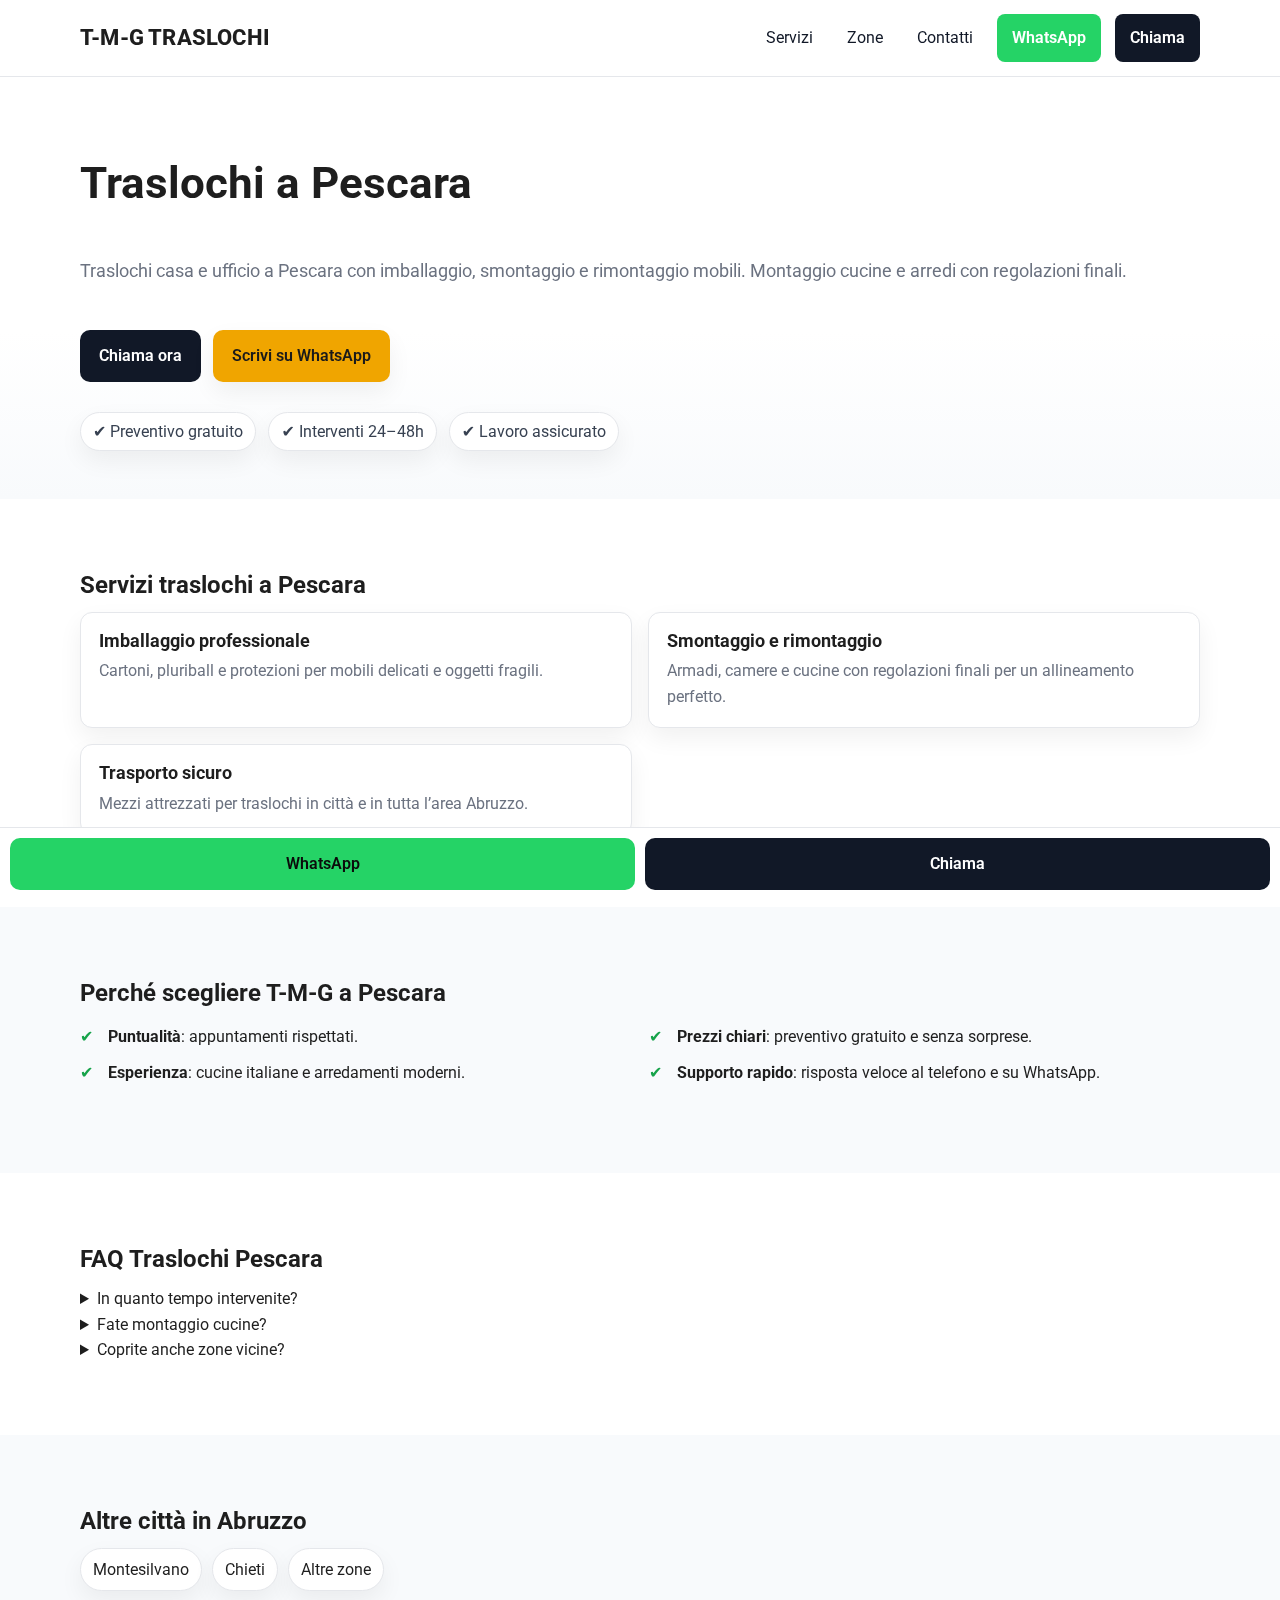
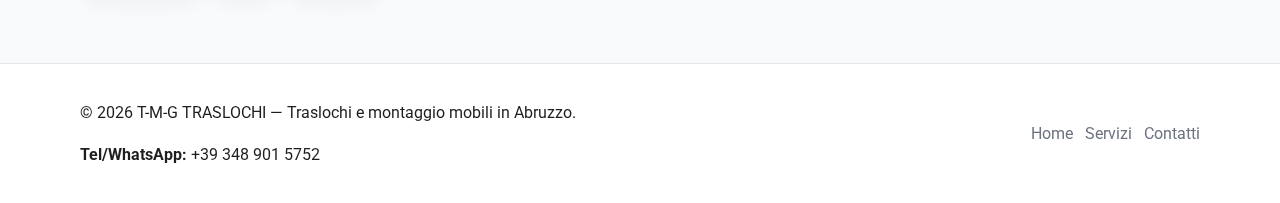
<file: traslochi-pescara.html>
<!DOCTYPE html>
<html lang="it">
<head>
  <meta charset="utf-8" />
  <meta name="viewport" content="width=device-width, initial-scale=1" />
  <meta name="theme-color" content="#111827" />
  <link rel="preconnect" href="https://fonts.googleapis.com" crossorigin>
  <link rel="preconnect" href="https://fonts.gstatic.com" crossorigin>
  <link href="https://fonts.googleapis.com/css2?family=Roboto:wght@400;500;700;900&amp;display=swap" rel="stylesheet">
  <meta name="robots" content="index,follow" />
  <title>Traslochi a Pescara | T-M-G TRASLOCHI</title>
  <meta name="description" content="Traslochi a Pescara con montaggio mobili e cucine. Preventivo gratuito su WhatsApp, interventi rapidi 24-48h. Lavoro assicurato e garantito." />
  <link rel="canonical" href="https://t-m-g-traslochi.it/traslochi-pescara.html" />

  <meta property="og:type" content="website" />
  <meta property="og:title" content="Traslochi a Pescara | T-M-G TRASLOCHI" />
  <meta property="og:description" content="Traslochi a Pescara con montaggio mobili e cucine. Preventivo gratuito su WhatsApp." />
  <meta property="og:image" content="https://t-m-g-traslochi.it/assets/og-image.jpg" />
  <meta property="og:image:alt" content="Traslochi a Pescara e montaggio mobili" />
  <meta property="og:image:width" content="1200" />
  <meta property="og:image:height" content="630" />
  <meta property="og:locale" content="it_IT" />
  <meta property="og:url" content="https://t-m-g-traslochi.it/traslochi-pescara.html">
  <meta property="og:site_name" content="T-M-G TRASLOCHI">

  <meta name="twitter:card" content="summary_large_image">
  <meta name="twitter:title" content="Traslochi a Pescara | T-M-G TRASLOCHI">
  <meta name="twitter:description" content="Traslochi a Pescara con montaggio mobili e cucine. Preventivo gratuito su WhatsApp.">
  <meta name="twitter:image" content="https://t-m-g-traslochi.it/assets/og-image.jpg">

  <link rel="icon" href="assets/favicon.svg" type="image/svg+xml" />
  <link rel="stylesheet" href="css/styles.css" />
  <script type="application/ld+json">
  {
    "@context": "https://schema.org",
    "@type": "Service",
    "name": "Traslochi a Pescara",
    "serviceType": "Traslochi e montaggio mobili",
    "areaServed": ["Pescara","Montesilvano","Spoltore"],
    "provider": {
      "@type": "LocalBusiness",
      "name": "T-M-G Traslochi",
      "telephone": "+39 348 901 5752",
      "url": "https://t-m-g-traslochi.it/"
    }
  }
  </script>
</head>
<body>
  <header class="site-header">
    <div class="container header-inner">
      <a class="logo" href="index.html" aria-label="T-M-G TRASLOCHI">T-M-G TRASLOCHI</a>
      <nav class="nav" aria-label="Navigazione principale">
        <a href="index.html#servizi">Servizi</a>
        <a href="index.html#zone">Zone</a>
        <a href="index.html#contatti">Contatti</a>
        <a class="btn btn-whatsapp" href="https://wa.me/393489015752" target="_blank" rel="noopener">WhatsApp</a>
        <a class="btn btn-call" href="tel:+393489015752">Chiama</a>
      </nav>
    </div>
  </header>

  <main>
    <section class="hero">
      <div class="container hero-inner">
        <h1>Traslochi a Pescara</h1>
        <p class="lead">Traslochi casa e ufficio a Pescara con imballaggio, smontaggio e rimontaggio mobili. Montaggio cucine e arredi con regolazioni finali.</p>
        <div class="hero-ctas">
          <a class="btn btn-call" href="tel:+393489015752" aria-label="Chiama ora +39 348 901 5752">Chiama ora</a>
          <a class="btn btn-primary" href="https://wa.me/393489015752" target="_blank" rel="noopener">Scrivi su WhatsApp</a>
        </div>
        <ul class="trust-badges">
          <li>✔ Preventivo gratuito</li>
          <li>✔ Interventi 24–48h</li>
          <li>✔ Lavoro assicurato</li>
        </ul>
      </div>
    </section>

    <section class="section">
      <div class="container">
        <h2>Servizi traslochi a Pescara</h2>
        <div class="cards">
          <article class="card">
            <h3>Imballaggio professionale</h3>
            <p>Cartoni, pluriball e protezioni per mobili delicati e oggetti fragili.</p>
          </article>
          <article class="card">
            <h3>Smontaggio e rimontaggio</h3>
            <p>Armadi, camere e cucine con regolazioni finali per un allineamento perfetto.</p>
          </article>
          <article class="card">
            <h3>Trasporto sicuro</h3>
            <p>Mezzi attrezzati per traslochi in città e in tutta l’area Abruzzo.</p>
          </article>
        </div>
      </div>
    </section>

    <section class="section alt">
      <div class="container">
        <h2>Perché scegliere T-M-G a Pescara</h2>
        <ul class="feature-list">
          <li><strong>Puntualità</strong>: appuntamenti rispettati.</li>
          <li><strong>Prezzi chiari</strong>: preventivo gratuito e senza sorprese.</li>
          <li><strong>Esperienza</strong>: cucine italiane e arredamenti moderni.</li>
          <li><strong>Supporto rapido</strong>: risposta veloce al telefono e su WhatsApp.</li>
        </ul>
      </div>
    </section>

    <section class="section">
      <div class="container">
        <h2>FAQ Traslochi Pescara</h2>
        <details>
          <summary>In quanto tempo intervenite?</summary>
          <p>Di solito 24–48h per sopralluogo e intervento.</p>
        </details>
        <details>
          <summary>Fate montaggio cucine?</summary>
          <p>Sì, con collegamenti base e regolazioni finali.</p>
        </details>
        <details>
          <summary>Coprite anche zone vicine?</summary>
          <p>Sì, Montesilvano, Spoltore e tutta l’area Abruzzo.</p>
        </details>
      </div>
    </section>

    <section class="section alt">
      <div class="container">
        <h2>Altre città in Abruzzo</h2>
        <div class="zone-grid">
          <a class="zone-pill" href="traslochi-montesilvano.html">Montesilvano</a>
          <a class="zone-pill" href="traslochi-chieti.html">Chieti</a>
          <a class="zone-pill" href="index.html#zone">Altre zone</a>
        </div>
      </div>
    </section>
  </main>

  <footer class="site-footer">
    <div class="container footer-inner">
      <div>
        <p>© <span id="y"></span> T-M-G TRASLOCHI — Traslochi e montaggio mobili in Abruzzo.</p>
        <p><strong>Tel/WhatsApp:</strong> <a href="https://wa.me/393489015752" target="_blank" rel="noopener">+39 348 901 5752</a></p>
      </div>
      <nav class="footer-nav" aria-label="Navigazione footer">
        <a href="index.html">Home</a>
        <a href="index.html#servizi">Servizi</a>
        <a href="index.html#contatti">Contatti</a>
      </nav>
    </div>
  </footer>
  <script>document.getElementById('y').textContent = new Date().getFullYear();</script>

  <div class="sticky-cta" role="region" aria-label="Azioni rapide">
    <a class="btn btn-whatsapp" href="https://wa.me/393489015752" target="_blank" rel="noopener">WhatsApp</a>
    <a class="btn btn-call" href="tel:+393489015752">Chiama</a>
  </div>
</body>
</html>
</file>
<file: css/styles.css>
/* ====== Base / Variables ====== */
:root {
  --bg: #ffffff;
  --text: #1e1e1e;
  --muted: #6b7280; /* gray-500 */
  --border: #e5e7eb; /* gray-200 */
  --accent: #F0A500; /* ambra */
  --accent-ink: #1a1a1a;
  --alt: #f8fafc; /* very light */
  --shadow: 0 10px 25px rgba(0,0,0,.06);
  --radius: 12px;
  --radius-sm: 10px;
  --container: 1120px;
}

* { box-sizing: border-box; }
html, body { height: 100%; }
html { scroll-behavior: smooth; }
body {
  margin: 0;
  font-family: 'Roboto', system-ui, -apple-system, Segoe UI, Roboto, Ubuntu, Cantarell, Noto Sans, Helvetica, Arial, "Apple Color Emoji", "Segoe UI Emoji";
  color: var(--text);
  background: var(--bg);
  line-height: 1.6;
  -webkit-font-smoothing: antialiased;
  -moz-osx-font-smoothing: grayscale;
}
img { max-width: 100%; display: block; }
a { color: inherit; text-decoration: none; }

.container {
  width: min(100% - 32px, var(--container));
  margin-inline: auto;
}

/* ====== Utilities ====== */
.section { padding: 72px 0; }
.section.alt { background: var(--alt); }

/* Anchor sections shouldn't hide under sticky header on mobile */
section[id] { scroll-margin-top: 76px; }

h1, h2, h3 { line-height: 1.2; margin: 0 0 12px; }
.lead { color: var(--muted); font-size: 1.125rem; }

.btn {
  display: inline-flex; align-items: center; justify-content: center;
  gap: 8px; border: 1px solid transparent; border-radius: var(--radius-sm);
  padding: 12px 18px; font-weight: 600; cursor: pointer;
  min-height: 44px;
  -webkit-tap-highlight-color: transparent;
  transition: transform .12s ease, box-shadow .12s ease, background-color .2s ease, border-color .2s ease;
}
.btn:hover { transform: translateY(-1px); }
.btn:active { transform: translateY(0); }

.btn-primary { background: var(--accent); color: var(--accent-ink); box-shadow: var(--shadow); }
.btn-primary:hover { filter: brightness(0.97); }

.btn-secondary { background: #1f2937; color: #fff; }
.btn-secondary:hover { filter: brightness(1.05); }

.btn-whatsapp { background: #25D366; color: #0b0b0b; }
.btn-whatsapp:hover { filter: brightness(1.05); }

.btn-call { background: #111827; color: #fff; }
.btn-call:hover { filter: brightness(1.05); }

/* ====== Header ====== */
.site-header {
  position: sticky; top: 0; z-index: 40; background: rgba(255,255,255,.8);
  backdrop-filter: saturate(180%) blur(10px);
  border-bottom: 1px solid var(--border);
}
.header-inner { display: flex; align-items: center; justify-content: space-between; padding: 14px 0; }
.logo { font-weight: 800; letter-spacing: .2px; font-size: 1.4rem; }
.nav { display: flex; align-items: center; gap: 14px; }
.nav a { padding: 8px 10px; border-radius: 8px; color: #111827; }
/* Ensure dark buttons inside header keep white text */
.nav a.btn,
.nav .btn { color: #fff; }
/* Header buttons: keep contrast when background becomes light on hover */
.nav a.btn:hover,
.nav .btn:hover,
.nav a.btn:focus,
.nav .btn:focus,
.nav a.btn:active,
.nav .btn:active { color: #111827; }
.nav a:hover { background: var(--alt); }
/* Ensure dark call button stays readable in header */
.nav a.btn-call,
.nav a.btn-call:visited { color: #fff; }
.nav a.btn-call:hover,
.nav a.btn-call:focus,
.nav a.btn-call:active { color: #fff; background: #111827; filter: brightness(1.05); }
.nav .btn { padding: 10px 14px; }

/* ====== Hero ====== */
.hero { padding: 80px 0 48px; background: linear-gradient(180deg, #fff, #fff 60%, var(--alt)); }
.hero-inner { display: grid; gap: 18px; }
.hero h1 { font-size: clamp(28px, 4vw, 44px); }
.hero .hero-ctas { display: flex; flex-wrap: wrap; gap: 12px; margin: 8px 0 4px; }
.trust-badges { list-style: none; padding: 0; margin: 8px 0 0; display: flex; flex-wrap: wrap; gap: 12px; color: #374151; }
.trust-badges li { background: #fff; border: 1px solid var(--border); border-radius: 999px; padding: 6px 12px; box-shadow: var(--shadow); }

/* ====== Cards (Servizi) ====== */
.cards { display: grid; grid-template-columns: repeat(6, 1fr); gap: 16px; }
.card {
  grid-column: span 3; /* 2 per riga su desktop medio */
  background: #fff; border: 1px solid var(--border); border-radius: var(--radius);
  padding: 18px; box-shadow: var(--shadow);
}
.card h3 { margin-bottom: 6px; font-size: 1.1rem; }
.card p { margin: 0; color: var(--muted); }

/* ====== Feature list (Perché noi) ====== */
.feature-list {
  display: grid; grid-template-columns: repeat(2, 1fr); gap: 10px 18px; padding-left: 0; list-style: none;
}
.feature-list li { position: relative; padding-left: 28px; }
.feature-list li::before {
  content: "✔"; position: absolute; left: 0; top: 0; color: #16a34a; font-weight: 700;
}

/* ====== Zone ====== */
.zone-grid { display: flex; flex-wrap: wrap; gap: 10px; }
.zone-pill { border: 1px solid var(--border); padding: 8px 12px; border-radius: 999px; background: #fff; box-shadow: var(--shadow); }

/* ====== Gallery ====== */
.gallery { display: grid; grid-template-columns: repeat(3, 1fr); gap: 16px; }
.gallery figure { margin: 0; background: #fff; border: 1px solid var(--border); border-radius: var(--radius); overflow: hidden; box-shadow: var(--shadow); }
.gallery img { aspect-ratio: 4/3; object-fit: cover; width: 100%; }
.gallery figcaption { padding: 10px 12px; color: var(--muted); font-size: .95rem; }

/* ====== Reviews ====== */
.reviews { display: grid; grid-template-columns: repeat(3, 1fr); gap: 16px; }
.reviews blockquote { margin: 0; padding: 16px; border: 1px solid var(--border); border-radius: var(--radius); background: #fff; box-shadow: var(--shadow); color: #111827; }
.reviews cite { font-style: normal; color: var(--muted); }

/* ====== FAQ ====== */
#faq details { border: 1px solid var(--border); border-radius: var(--radius); padding: 12px 14px; background: #fff; box-shadow: var(--shadow); }
#faq details + details { margin-top: 10px; }
#faq summary { cursor: pointer; font-weight: 600; }

/* ====== Contatti / Form ====== */
.section-contacts .contacts-wrap { display: grid; grid-template-columns: 1.2fr .8fr; gap: 18px; align-items: start; }
.form .grid { display: grid; grid-template-columns: repeat(2, 1fr); gap: 12px; }
label span { display: block; font-size: .9rem; color: var(--muted); margin-bottom: 6px; }
input[type="text"], input[type="tel"], input[type="date"], select, textarea {
  width: 100%; padding: 12px 14px; border: 1px solid var(--border); border-radius: 10px; background: #fff;
  font: inherit; color: var(--text);
}
textarea { resize: vertical; }
.label-block { display: block; margin-top: 12px; }
.consent { display: flex; align-items: center; gap: 8px; margin: 10px 0 2px; color: var(--muted); }
.form-actions { display: flex; flex-wrap: wrap; gap: 10px; margin-top: 10px; }
.form-note { margin: 6px 0 0; color: var(--muted); font-size: .9rem; }

.contacts-box { border: 1px solid var(--border); border-radius: var(--radius); padding: 16px; background: #fff; box-shadow: var(--shadow); }
.contacts-box h3 { margin-top: 0; }
.contacts-box ul { margin: 0; padding: 0; list-style: none; display: grid; gap: 8px; }
.contacts-box a { text-decoration: underline; }

/* ====== Footer ====== */
.site-footer { border-top: 1px solid var(--border); background: #fff; }
.footer-inner { display: flex; gap: 12px; align-items: center; justify-content: space-between; padding: 20px 0; }
.footer-nav { display: flex; gap: 12px; }
.footer-nav a { color: var(--muted); }
.footer-nav a:hover { color: #111827; }

/* ====== Sticky CTA (mobile) ====== */
.sticky-cta {
  position: fixed; left: 0; right: 0; bottom: 0; z-index: 50; display: none;
  padding: 10px; background: rgba(255,255,255,0.9); border-top: 1px solid var(--border);
  backdrop-filter: saturate(180%) blur(10px);
  display: grid; grid-template-columns: 1fr 1fr; gap: 10px;
}

/* ====== Media ====== */
@media (max-width: 1024px) {
  .cards { grid-template-columns: repeat(4, 1fr); }
  .card { grid-column: span 2; }
  .reviews { grid-template-columns: repeat(2, 1fr); }
  .section-contacts .contacts-wrap { grid-template-columns: 1fr; }
}

@media (max-width: 720px) {
  .nav a:not(.btn) { display: none; }
  .hero { padding-top: 64px; }
  .cards { grid-template-columns: 1fr; }
  .card { grid-column: span 1; }
  .gallery { grid-template-columns: 1fr; }
  .reviews { grid-template-columns: 1fr; }
  .form .grid { grid-template-columns: 1fr; }
}

@media (max-width: 640px) {
  .sticky-cta { display: grid; }
  .site-footer { padding-bottom: 72px; }
  main { padding-bottom: 72px; } /* keep content clear of sticky CTA */
}
/* ====== Google Form Embed (iframe) ====== */
.section-contacts iframe {
  display: block;
  width: 100%;
  max-width: 100%;
  border: 1px solid var(--border);
  border-radius: var(--radius);
  background: #fff;
  box-shadow: var(--shadow);
}
/* Небольшие отступы вокруг формы на мобильных */
@media (max-width: 720px) {
  .section-contacts iframe {
    height: 1500px; /* запас по высоте, чтобы не было двойного скролла */
  }
}

/* ====== Preventivo page helpers ====== */
/* Back button (uses same look as secondary button) */
.back-btn {
  display: inline-flex;
  align-items: center;
  justify-content: center;
  gap: 8px;
  border: 1px solid transparent;
  border-radius: var(--radius-sm);
  padding: 12px 18px;
  font-weight: 600;
  cursor: pointer;
  background: #111827;
  color: #ffffff !important;
  text-decoration: none;
  font-size: 1rem;
  transition: transform .12s ease, box-shadow .12s ease, background-color .2s ease, border-color .2s ease;
}
.back-btn:hover { filter: brightness(1.05); transform: translateY(-1px); }
.back-btn:active { transform: translateY(0); }

/* WhatsApp button shortcut (same as .btn-whatsapp) */
.wa-btn {
  display: inline-flex;
  align-items: center;
  justify-content: center;
  gap: 8px;
  border: 1px solid transparent;
  border-radius: var(--radius-sm);
  padding: 12px 18px;
  font-weight: 600;
  cursor: pointer;
  background: #25D366;
  color: #0b0b0b;
  transition: transform .12s ease, box-shadow .12s ease, background-color .2s ease, border-color .2s ease;
}
.wa-btn:hover { filter: brightness(1.05); transform: translateY(-1px); }
.wa-btn:active { transform: translateY(0); }

/* Any embedded Google Form gets the same "card" look */
iframe[src*="docs.google.com/forms"] {
  display: block;
  width: 100%;
  max-width: 100%;
  border: 1px solid var(--border);
  border-radius: var(--radius);
  background: #fff;
  box-shadow: var(--shadow);
}
@media (max-width: 720px) {
  iframe[src*="docs.google.com/forms"] {
    height: 1500px; /* avoid double scroll on mobile */
  }
}

/* ====== A11y / Motion ====== */
:focus-visible { outline: 2px solid var(--accent); outline-offset: 2px; border-radius: 6px; }
@media (prefers-reduced-motion: reduce) {
  * { animation: none !important; transition: none !important; }
}
</file>
<file: tmg/css/styles.css>
/* ====== Base / Variables ====== */
:root {
  --bg: #ffffff;
  --text: #1e1e1e;
  --muted: #6b7280; /* gray-500 */
  --border: #e5e7eb; /* gray-200 */
  --accent: #F0A500; /* ambra */
  --accent-ink: #1a1a1a;
  --alt: #f8fafc; /* very light */
  --shadow: 0 10px 25px rgba(0,0,0,.06);
  --radius: 12px;
  --radius-sm: 10px;
  --container: 1120px;
}

* { box-sizing: border-box; }
html, body { height: 100%; }
html { scroll-behavior: smooth; }
body {
  margin: 0;
  font-family: 'Roboto', system-ui, -apple-system, Segoe UI, Roboto, Ubuntu, Cantarell, Noto Sans, Helvetica, Arial, "Apple Color Emoji", "Segoe UI Emoji";
  color: var(--text);
  background: var(--bg);
  line-height: 1.6;
  -webkit-font-smoothing: antialiased;
  -moz-osx-font-smoothing: grayscale;
}
img { max-width: 100%; display: block; }
a { color: inherit; text-decoration: none; }

.container {
  width: min(100% - 32px, var(--container));
  margin-inline: auto;
}

/* ====== Utilities ====== */
.section { padding: 72px 0; }
.section.alt { background: var(--alt); }

/* Anchor sections shouldn't hide under sticky header on mobile */
section[id] { scroll-margin-top: 76px; }

h1, h2, h3 { line-height: 1.2; margin: 0 0 12px; }
.lead { color: var(--muted); font-size: 1.125rem; }

.btn {
  display: inline-flex; align-items: center; justify-content: center;
  gap: 8px; border: 1px solid transparent; border-radius: var(--radius-sm);
  padding: 12px 18px; font-weight: 600; cursor: pointer;
  min-height: 44px;
  -webkit-tap-highlight-color: transparent;
  transition: transform .12s ease, box-shadow .12s ease, background-color .2s ease, border-color .2s ease;
}
.btn:hover { transform: translateY(-1px); }
.btn:active { transform: translateY(0); }

.btn-primary { background: var(--accent); color: var(--accent-ink); box-shadow: var(--shadow); }
.btn-primary:hover { filter: brightness(0.97); }

.btn-secondary { background: #1f2937; color: #fff; }
.btn-secondary:hover { filter: brightness(1.05); }

.btn-whatsapp { background: #25D366; color: #0b0b0b; }
.btn-whatsapp:hover { filter: brightness(1.05); }

.btn-call { background: #111827; color: #fff; }
.btn-call:hover { filter: brightness(1.05); }

/* ====== Header ====== */
.site-header {
  position: sticky; top: 0; z-index: 40; background: rgba(255,255,255,.8);
  backdrop-filter: saturate(180%) blur(10px);
  border-bottom: 1px solid var(--border);
}
.header-inner { display: flex; align-items: center; justify-content: space-between; padding: 14px 0; }
.logo { font-weight: 800; letter-spacing: .2px; font-size: 1.4rem; }
.nav { display: flex; align-items: center; gap: 14px; }
.nav a { padding: 8px 10px; border-radius: 8px; color: #111827; }
/* Ensure dark buttons inside header keep white text */
.nav a.btn,
.nav .btn { color: #fff; }
/* Header buttons: keep contrast when background becomes light on hover */
.nav a.btn:hover,
.nav .btn:hover,
.nav a.btn:focus,
.nav .btn:focus,
.nav a.btn:active,
.nav .btn:active { color: #111827; }
.nav a:hover { background: var(--alt); }
/* Ensure dark call button stays readable in header */
.nav a.btn-call,
.nav a.btn-call:visited { color: #fff; }
.nav a.btn-call:hover,
.nav a.btn-call:focus,
.nav a.btn-call:active { color: #fff; background: #111827; filter: brightness(1.05); }
.nav .btn { padding: 10px 14px; }

/* ====== Hero ====== */
.hero { padding: 80px 0 48px; background: linear-gradient(180deg, #fff, #fff 60%, var(--alt)); }
.hero-inner { display: grid; gap: 18px; }
.hero h1 { font-size: clamp(28px, 4vw, 44px); }
.hero .hero-ctas { display: flex; flex-wrap: wrap; gap: 12px; margin: 8px 0 4px; }
.trust-badges { list-style: none; padding: 0; margin: 8px 0 0; display: flex; flex-wrap: wrap; gap: 12px; color: #374151; }
.trust-badges li { background: #fff; border: 1px solid var(--border); border-radius: 999px; padding: 6px 12px; box-shadow: var(--shadow); }

/* ====== Cards (Servizi) ====== */
.cards { display: grid; grid-template-columns: repeat(6, 1fr); gap: 16px; }
.card {
  grid-column: span 3; /* 2 per riga su desktop medio */
  background: #fff; border: 1px solid var(--border); border-radius: var(--radius);
  padding: 18px; box-shadow: var(--shadow);
}
.card h3 { margin-bottom: 6px; font-size: 1.1rem; }
.card p { margin: 0; color: var(--muted); }

/* ====== Feature list (Perché noi) ====== */
.feature-list {
  display: grid; grid-template-columns: repeat(2, 1fr); gap: 10px 18px; padding-left: 0; list-style: none;
}
.feature-list li { position: relative; padding-left: 28px; }
.feature-list li::before {
  content: "✔"; position: absolute; left: 0; top: 0; color: #16a34a; font-weight: 700;
}

/* ====== Zone ====== */
.zone-grid { display: flex; flex-wrap: wrap; gap: 10px; }
.zone-pill { border: 1px solid var(--border); padding: 8px 12px; border-radius: 999px; background: #fff; box-shadow: var(--shadow); }

/* ====== Gallery ====== */
.gallery { display: grid; grid-template-columns: repeat(3, 1fr); gap: 16px; }
.gallery figure { margin: 0; background: #fff; border: 1px solid var(--border); border-radius: var(--radius); overflow: hidden; box-shadow: var(--shadow); }
.gallery img { aspect-ratio: 4/3; object-fit: cover; width: 100%; }
.gallery figcaption { padding: 10px 12px; color: var(--muted); font-size: .95rem; }

/* ====== Reviews ====== */
.reviews { display: grid; grid-template-columns: repeat(3, 1fr); gap: 16px; }
.reviews blockquote { margin: 0; padding: 16px; border: 1px solid var(--border); border-radius: var(--radius); background: #fff; box-shadow: var(--shadow); color: #111827; }
.reviews cite { font-style: normal; color: var(--muted); }

/* ====== FAQ ====== */
#faq details { border: 1px solid var(--border); border-radius: var(--radius); padding: 12px 14px; background: #fff; box-shadow: var(--shadow); }
#faq details + details { margin-top: 10px; }
#faq summary { cursor: pointer; font-weight: 600; }

/* ====== Contatti / Form ====== */
.section-contacts .contacts-wrap { display: grid; grid-template-columns: 1.2fr .8fr; gap: 18px; align-items: start; }
.form .grid { display: grid; grid-template-columns: repeat(2, 1fr); gap: 12px; }
label span { display: block; font-size: .9rem; color: var(--muted); margin-bottom: 6px; }
input[type="text"], input[type="tel"], input[type="date"], select, textarea {
  width: 100%; padding: 12px 14px; border: 1px solid var(--border); border-radius: 10px; background: #fff;
  font: inherit; color: var(--text);
}
textarea { resize: vertical; }
.label-block { display: block; margin-top: 12px; }
.consent { display: flex; align-items: center; gap: 8px; margin: 10px 0 2px; color: var(--muted); }
.form-actions { display: flex; flex-wrap: wrap; gap: 10px; margin-top: 10px; }
.form-note { margin: 6px 0 0; color: var(--muted); font-size: .9rem; }

.contacts-box { border: 1px solid var(--border); border-radius: var(--radius); padding: 16px; background: #fff; box-shadow: var(--shadow); }
.contacts-box h3 { margin-top: 0; }
.contacts-box ul { margin: 0; padding: 0; list-style: none; display: grid; gap: 8px; }
.contacts-box a { text-decoration: underline; }

/* ====== Footer ====== */
.site-footer { border-top: 1px solid var(--border); background: #fff; }
.footer-inner { display: flex; gap: 12px; align-items: center; justify-content: space-between; padding: 20px 0; }
.footer-nav { display: flex; gap: 12px; }
.footer-nav a { color: var(--muted); }
.footer-nav a:hover { color: #111827; }

/* ====== Sticky CTA (mobile) ====== */
.sticky-cta {
  position: fixed; left: 0; right: 0; bottom: 0; z-index: 50; display: none;
  padding: 10px; background: rgba(255,255,255,0.9); border-top: 1px solid var(--border);
  backdrop-filter: saturate(180%) blur(10px);
  display: grid; grid-template-columns: 1fr 1fr; gap: 10px;
}

/* ====== Media ====== */
@media (max-width: 1024px) {
  .cards { grid-template-columns: repeat(4, 1fr); }
  .card { grid-column: span 2; }
  .reviews { grid-template-columns: repeat(2, 1fr); }
  .section-contacts .contacts-wrap { grid-template-columns: 1fr; }
}

@media (max-width: 720px) {
  .nav a:not(.btn) { display: none; }
  .hero { padding-top: 64px; }
  .cards { grid-template-columns: 1fr; }
  .card { grid-column: span 1; }
  .gallery { grid-template-columns: 1fr; }
  .reviews { grid-template-columns: 1fr; }
  .form .grid { grid-template-columns: 1fr; }
}

@media (max-width: 640px) {
  .sticky-cta { display: grid; }
  .site-footer { padding-bottom: 72px; }
  main { padding-bottom: 72px; } /* keep content clear of sticky CTA */
}
/* ====== Google Form Embed (iframe) ====== */
.section-contacts iframe {
  display: block;
  width: 100%;
  max-width: 100%;
  border: 1px solid var(--border);
  border-radius: var(--radius);
  background: #fff;
  box-shadow: var(--shadow);
}
/* Небольшие отступы вокруг формы на мобильных */
@media (max-width: 720px) {
  .section-contacts iframe {
    height: 1500px; /* запас по высоте, чтобы не было двойного скролла */
  }
}

/* ====== Preventivo page helpers ====== */
/* Back button (uses same look as secondary button) */
.back-btn {
  display: inline-flex;
  align-items: center;
  justify-content: center;
  gap: 8px;
  border: 1px solid transparent;
  border-radius: var(--radius-sm);
  padding: 12px 18px;
  font-weight: 600;
  cursor: pointer;
  background: #111827;
  color: #ffffff !important;
  text-decoration: none;
  font-size: 1rem;
  transition: transform .12s ease, box-shadow .12s ease, background-color .2s ease, border-color .2s ease;
}
.back-btn:hover { filter: brightness(1.05); transform: translateY(-1px); }
.back-btn:active { transform: translateY(0); }

/* WhatsApp button shortcut (same as .btn-whatsapp) */
.wa-btn {
  display: inline-flex;
  align-items: center;
  justify-content: center;
  gap: 8px;
  border: 1px solid transparent;
  border-radius: var(--radius-sm);
  padding: 12px 18px;
  font-weight: 600;
  cursor: pointer;
  background: #25D366;
  color: #0b0b0b;
  transition: transform .12s ease, box-shadow .12s ease, background-color .2s ease, border-color .2s ease;
}
.wa-btn:hover { filter: brightness(1.05); transform: translateY(-1px); }
.wa-btn:active { transform: translateY(0); }

/* Any embedded Google Form gets the same "card" look */
iframe[src*="docs.google.com/forms"] {
  display: block;
  width: 100%;
  max-width: 100%;
  border: 1px solid var(--border);
  border-radius: var(--radius);
  background: #fff;
  box-shadow: var(--shadow);
}
@media (max-width: 720px) {
  iframe[src*="docs.google.com/forms"] {
    height: 1500px; /* avoid double scroll on mobile */
  }
}

/* ====== A11y / Motion ====== */
:focus-visible { outline: 2px solid var(--accent); outline-offset: 2px; border-radius: 6px; }
@media (prefers-reduced-motion: reduce) {
  * { animation: none !important; transition: none !important; }
}
</file>
